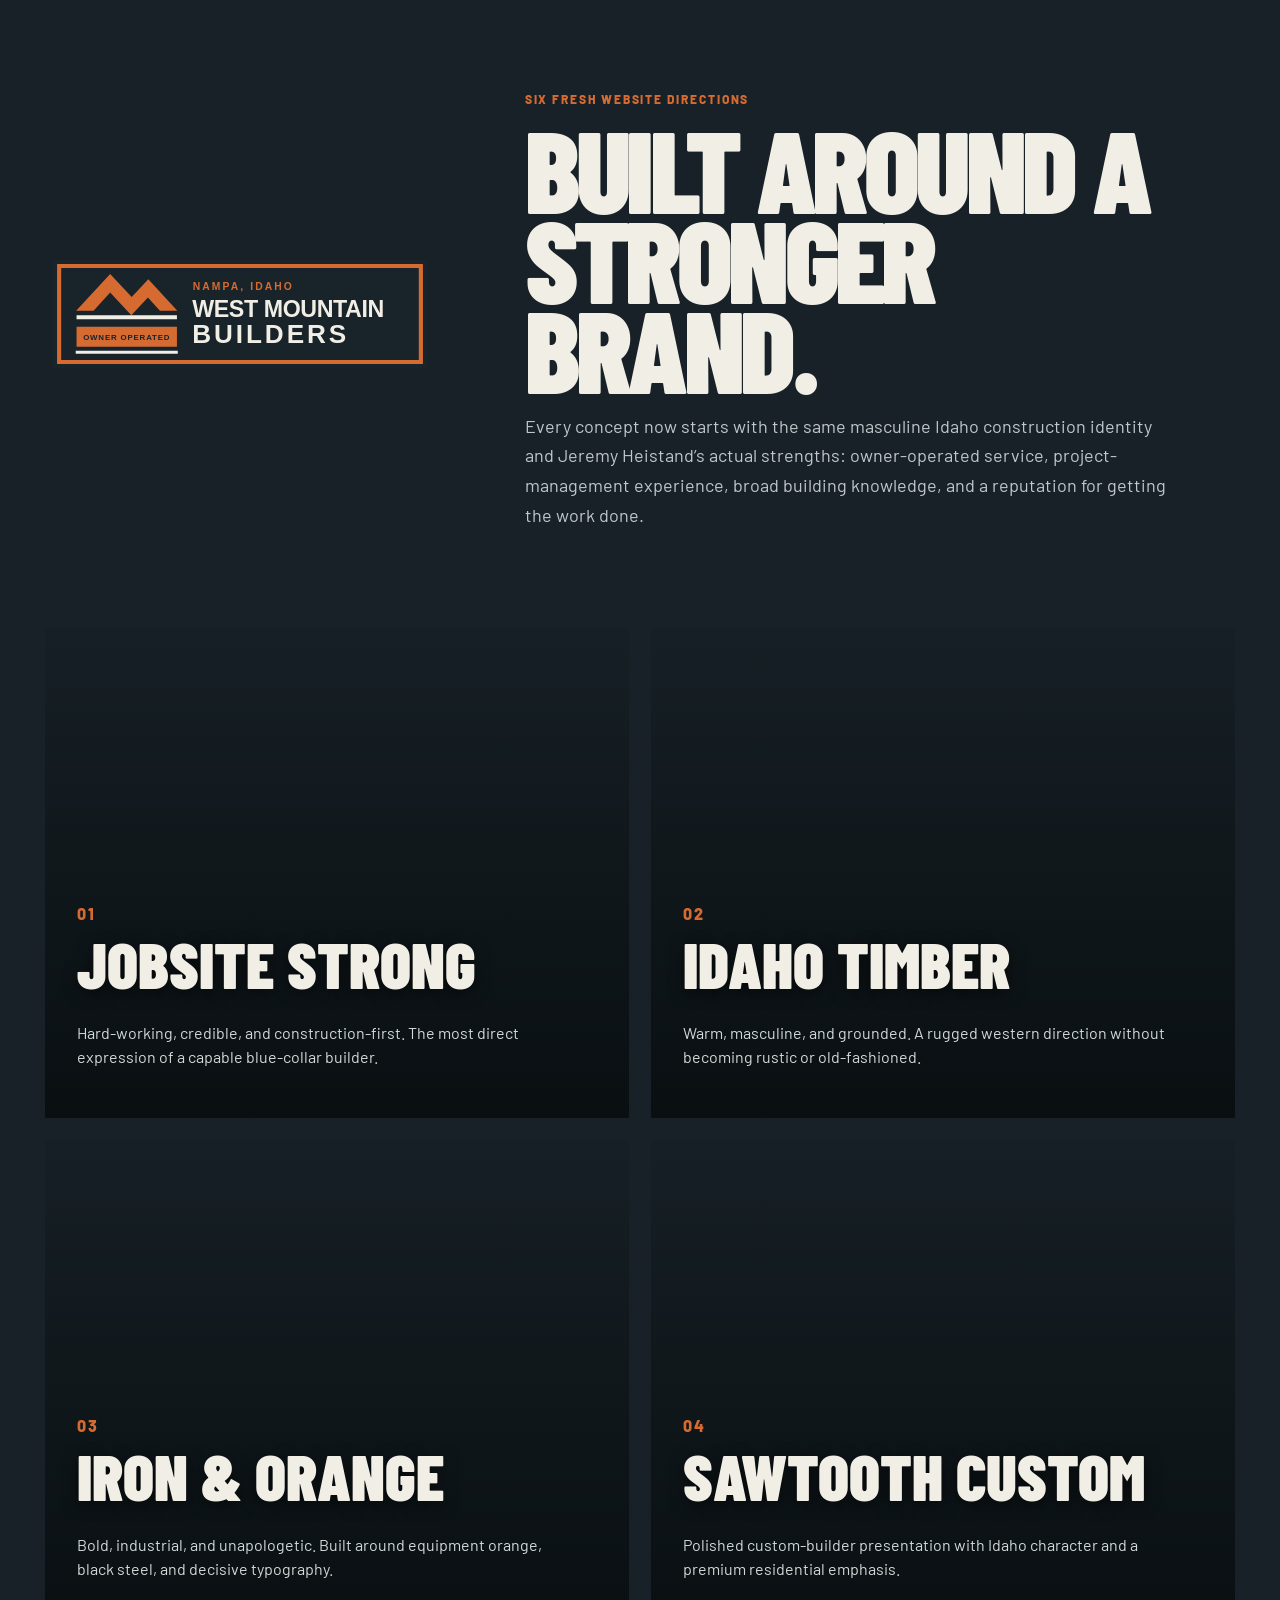
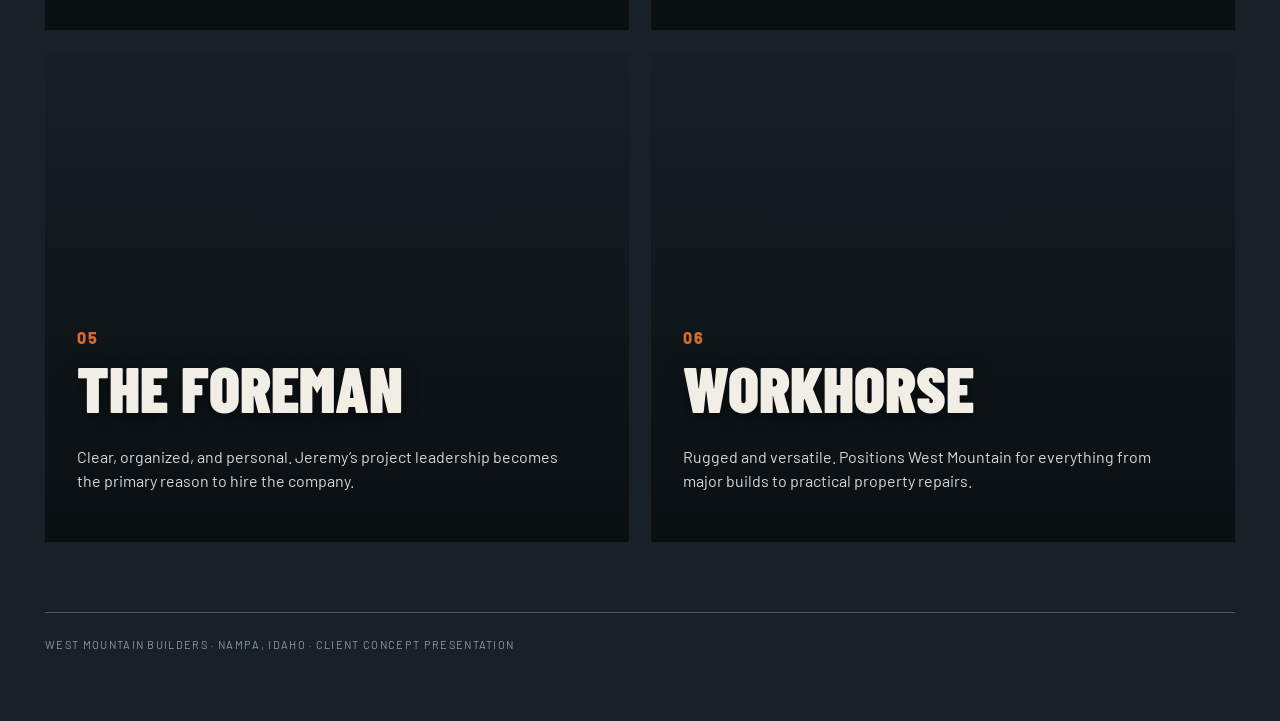
<file: index.html>
<!doctype html><html><head><meta charset="utf-8"><meta name="viewport" content="width=device-width,initial-scale=1"><title>West Mountain Builders — Fresh Website Concepts</title><link rel="stylesheet" href="fresh-selector.css"></head><body><header class="intro"><img src="assets/wmb-logo.svg" alt="West Mountain Builders — Nampa, Idaho"><div><p class="eyebrow">Six fresh website directions</p><h1>Built around a stronger brand.</h1><p>Every concept now starts with the same masculine Idaho construction identity and Jeremy Heistand’s actual strengths: owner-operated service, project-management experience, broad building knowledge, and a reputation for getting the work done.</p></div></header><main class="grid"><a class="card c1" href="concepts/01-ridgeline.html"><span>01</span><h2>Jobsite Strong</h2><p>Hard-working, credible, and construction-first. The most direct expression of a capable blue-collar builder.</p></a><a class="card c2" href="concepts/02-homestead.html"><span>02</span><h2>Idaho Timber</h2><p>Warm, masculine, and grounded. A rugged western direction without becoming rustic or old-fashioned.</p></a><a class="card c3" href="concepts/03-blueprint.html"><span>03</span><h2>Iron & Orange</h2><p>Bold, industrial, and unapologetic. Built around equipment orange, black steel, and decisive typography.</p></a><a class="card c4" href="concepts/04-field-notes.html"><span>04</span><h2>Sawtooth Custom</h2><p>Polished custom-builder presentation with Idaho character and a premium residential emphasis.</p></a><a class="card c5" href="concepts/05-high-country.html"><span>05</span><h2>The Foreman</h2><p>Clear, organized, and personal. Jeremy’s project leadership becomes the primary reason to hire the company.</p></a><a class="card c6" href="concepts/06-clear-path.html"><span>06</span><h2>Workhorse</h2><p>Rugged and versatile. Positions West Mountain for everything from major builds to practical property repairs.</p></a></main><footer>West Mountain Builders · Nampa, Idaho · Client concept presentation</footer></body></html>
</file>
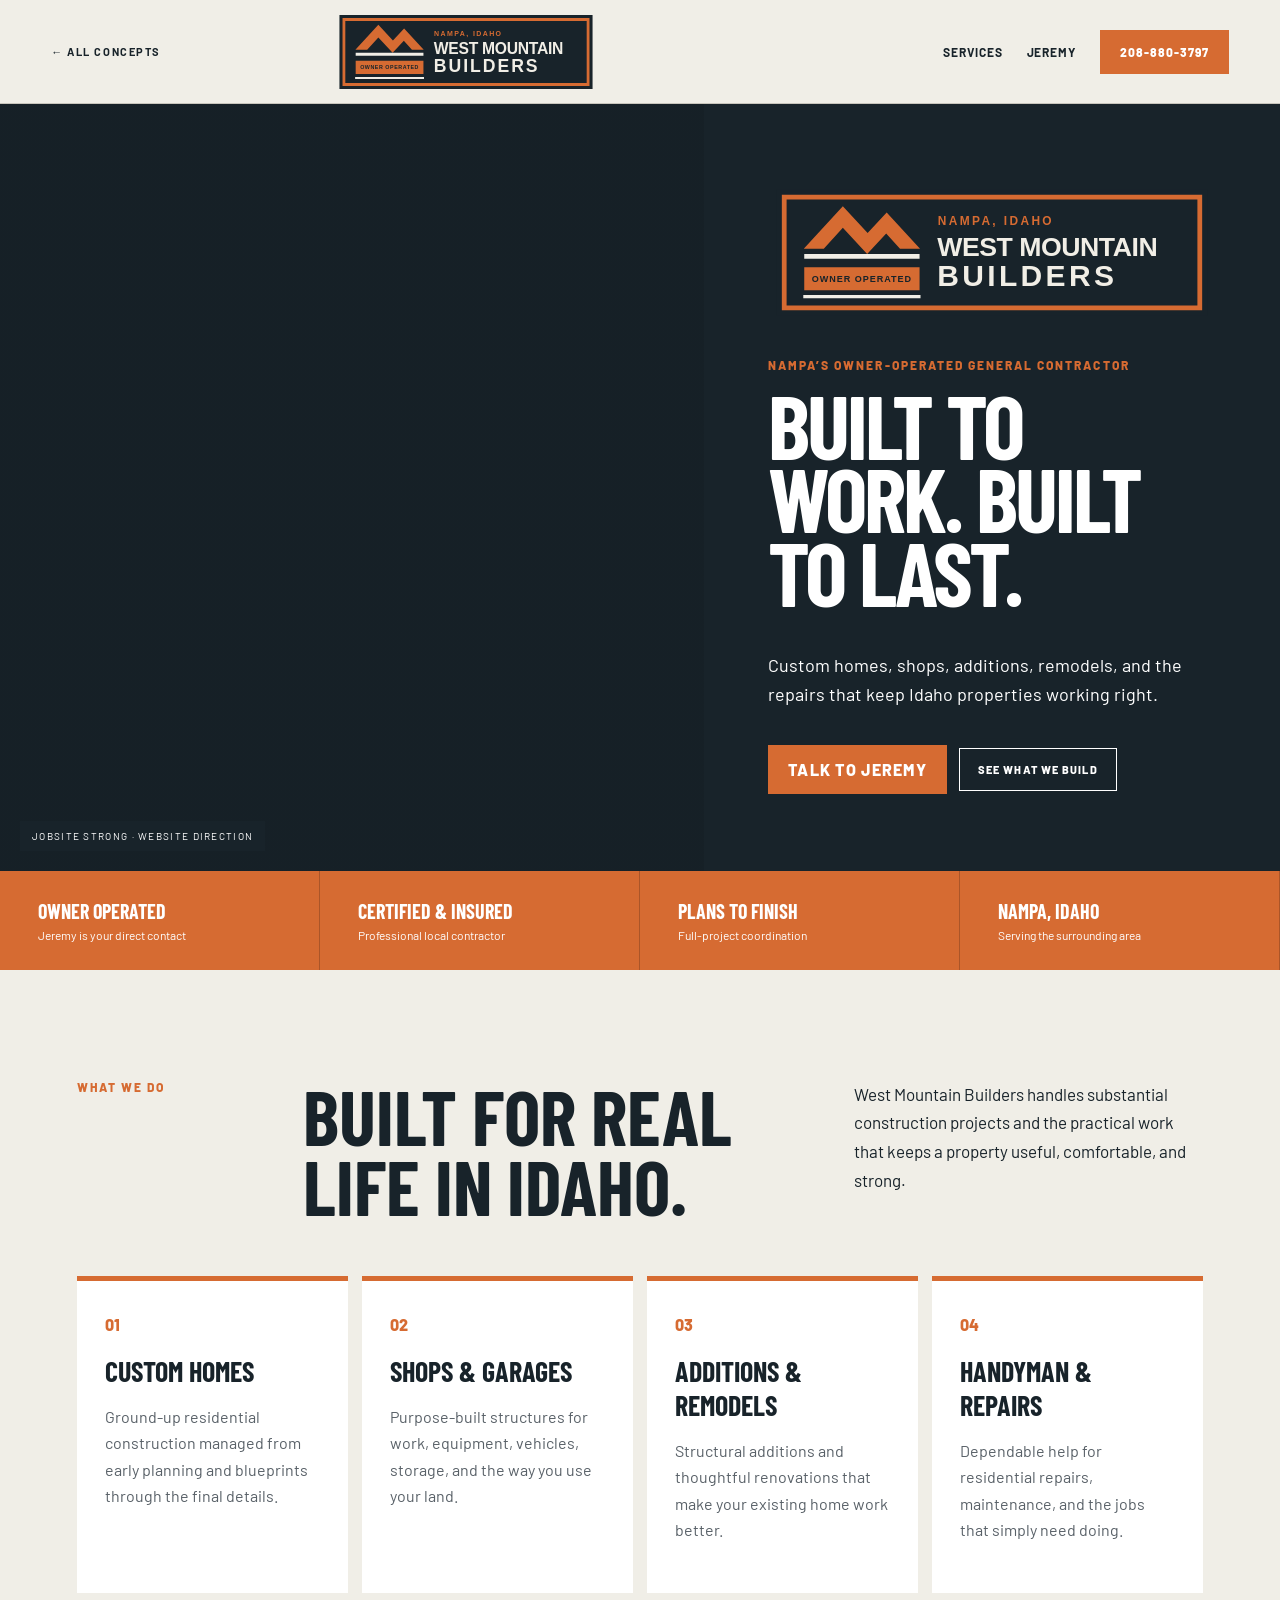
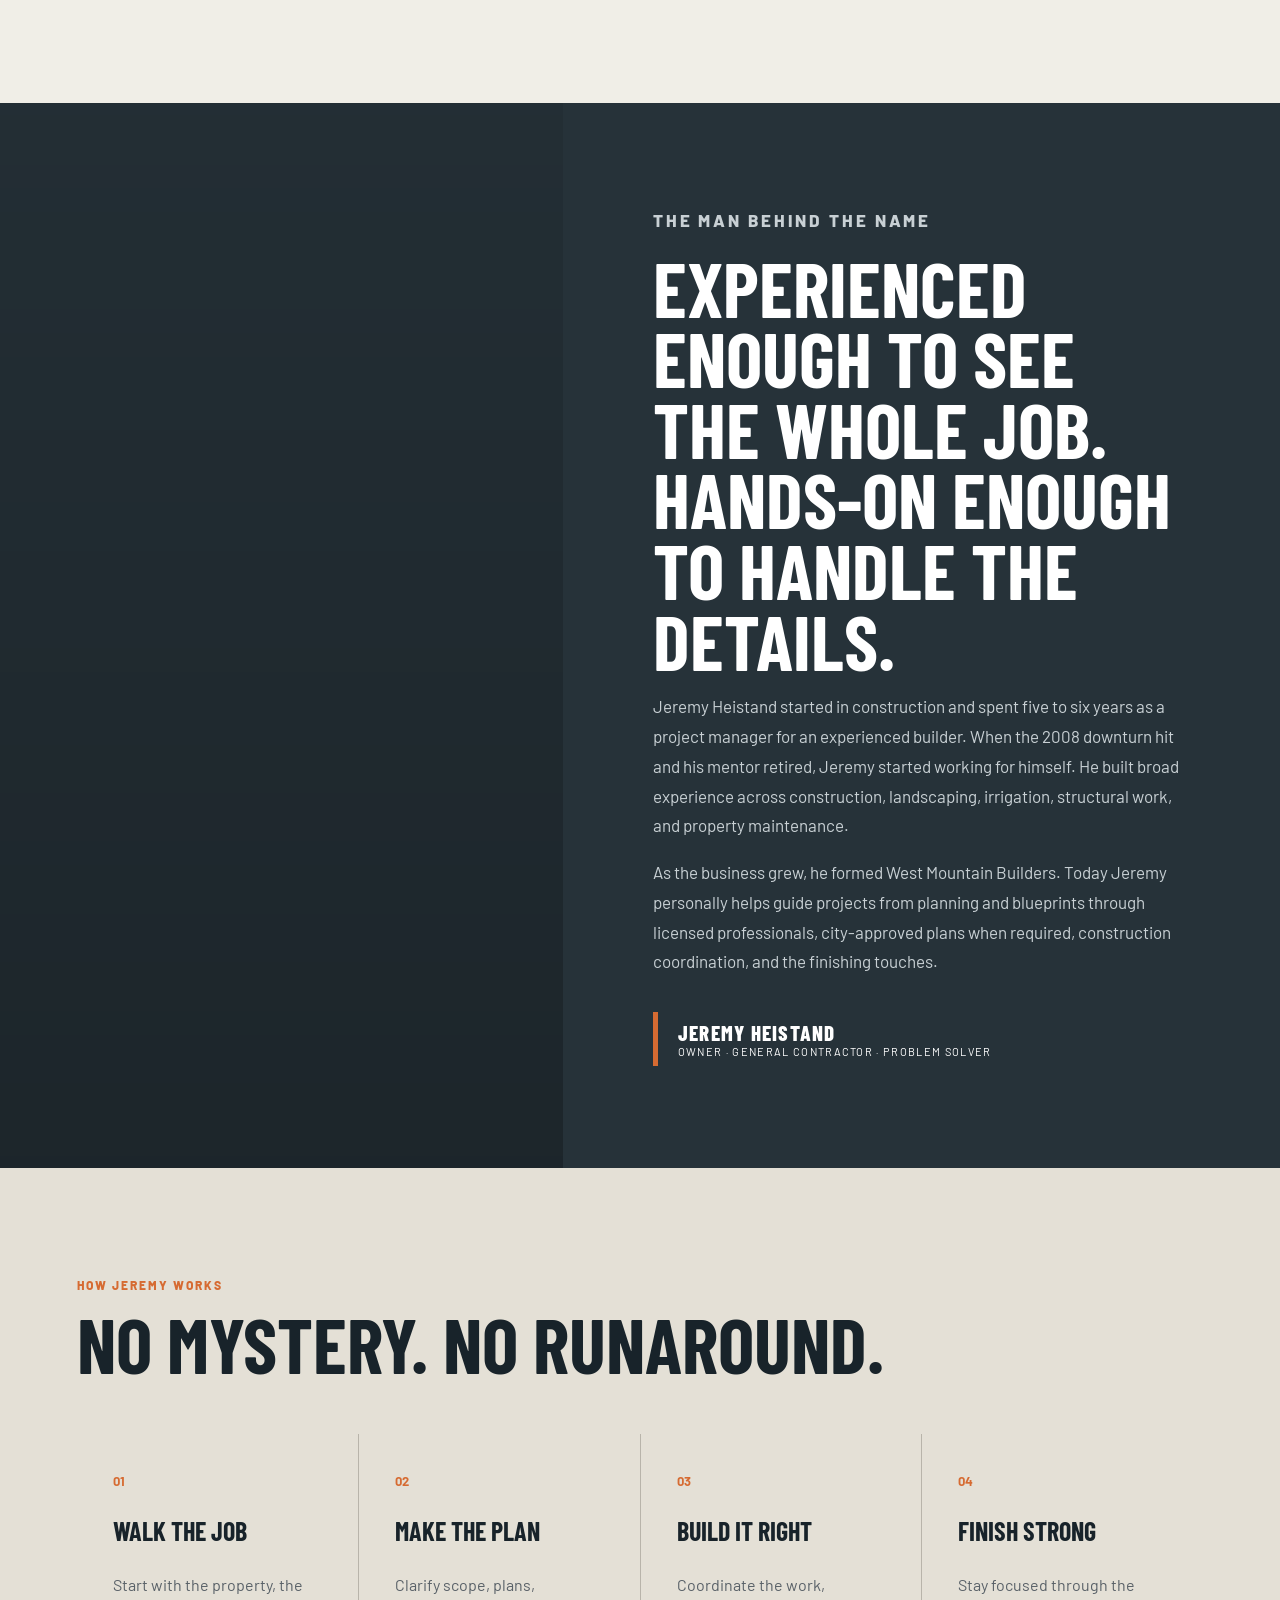
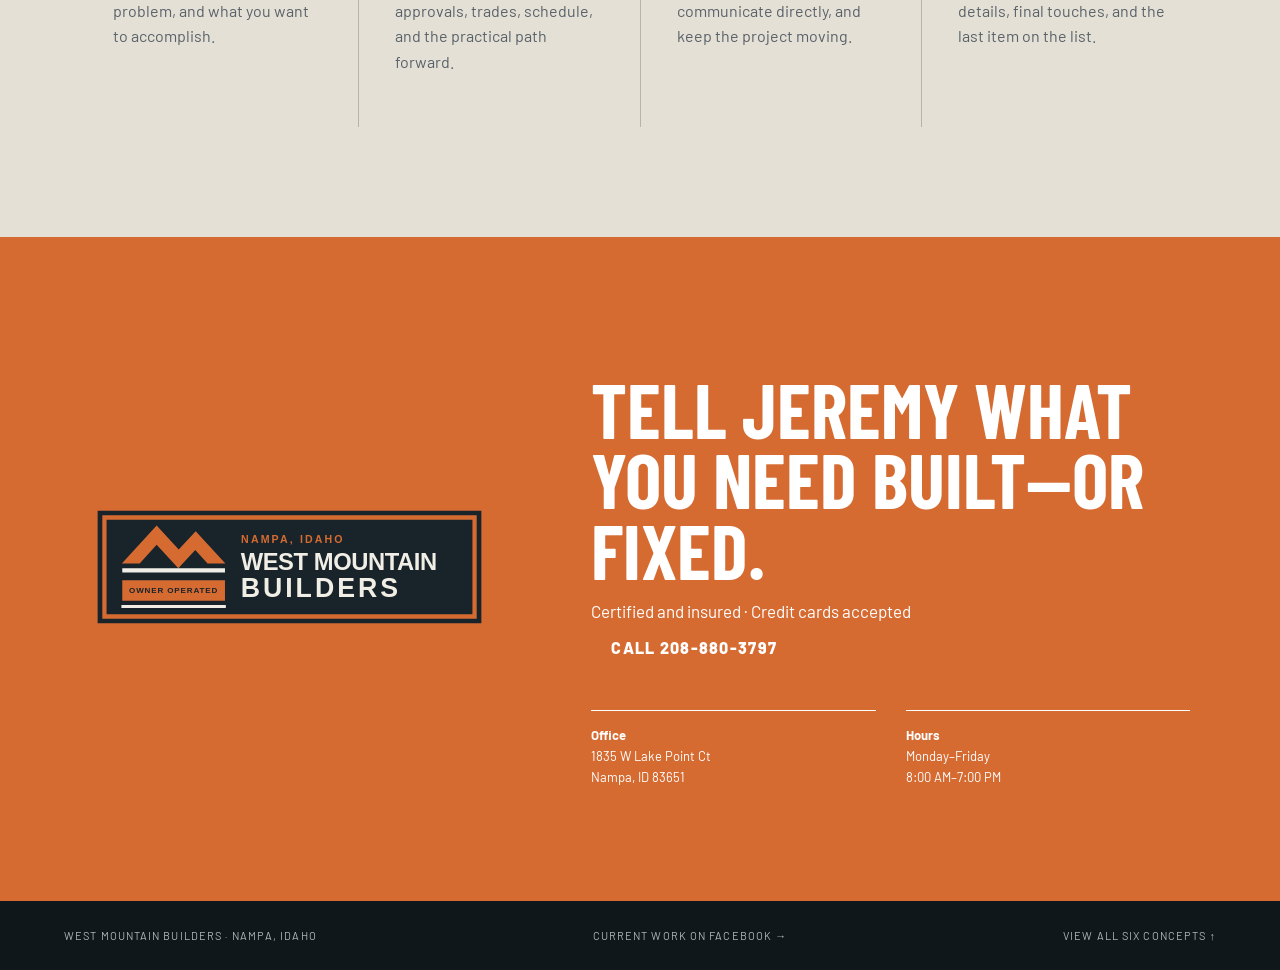
<file: concepts/01-ridgeline.html>
<!doctype html><html><head><meta charset="utf-8"><meta name="viewport" content="width=device-width,initial-scale=1"><meta name="description" content="West Mountain Builders — owner-operated general contracting in Nampa, Idaho."><title>West Mountain Builders — Jobsite Strong</title><link rel="stylesheet" href="fresh.css"></head><body data-concept="jobsite"><script src="fresh.js"></script></body></html>
</file>
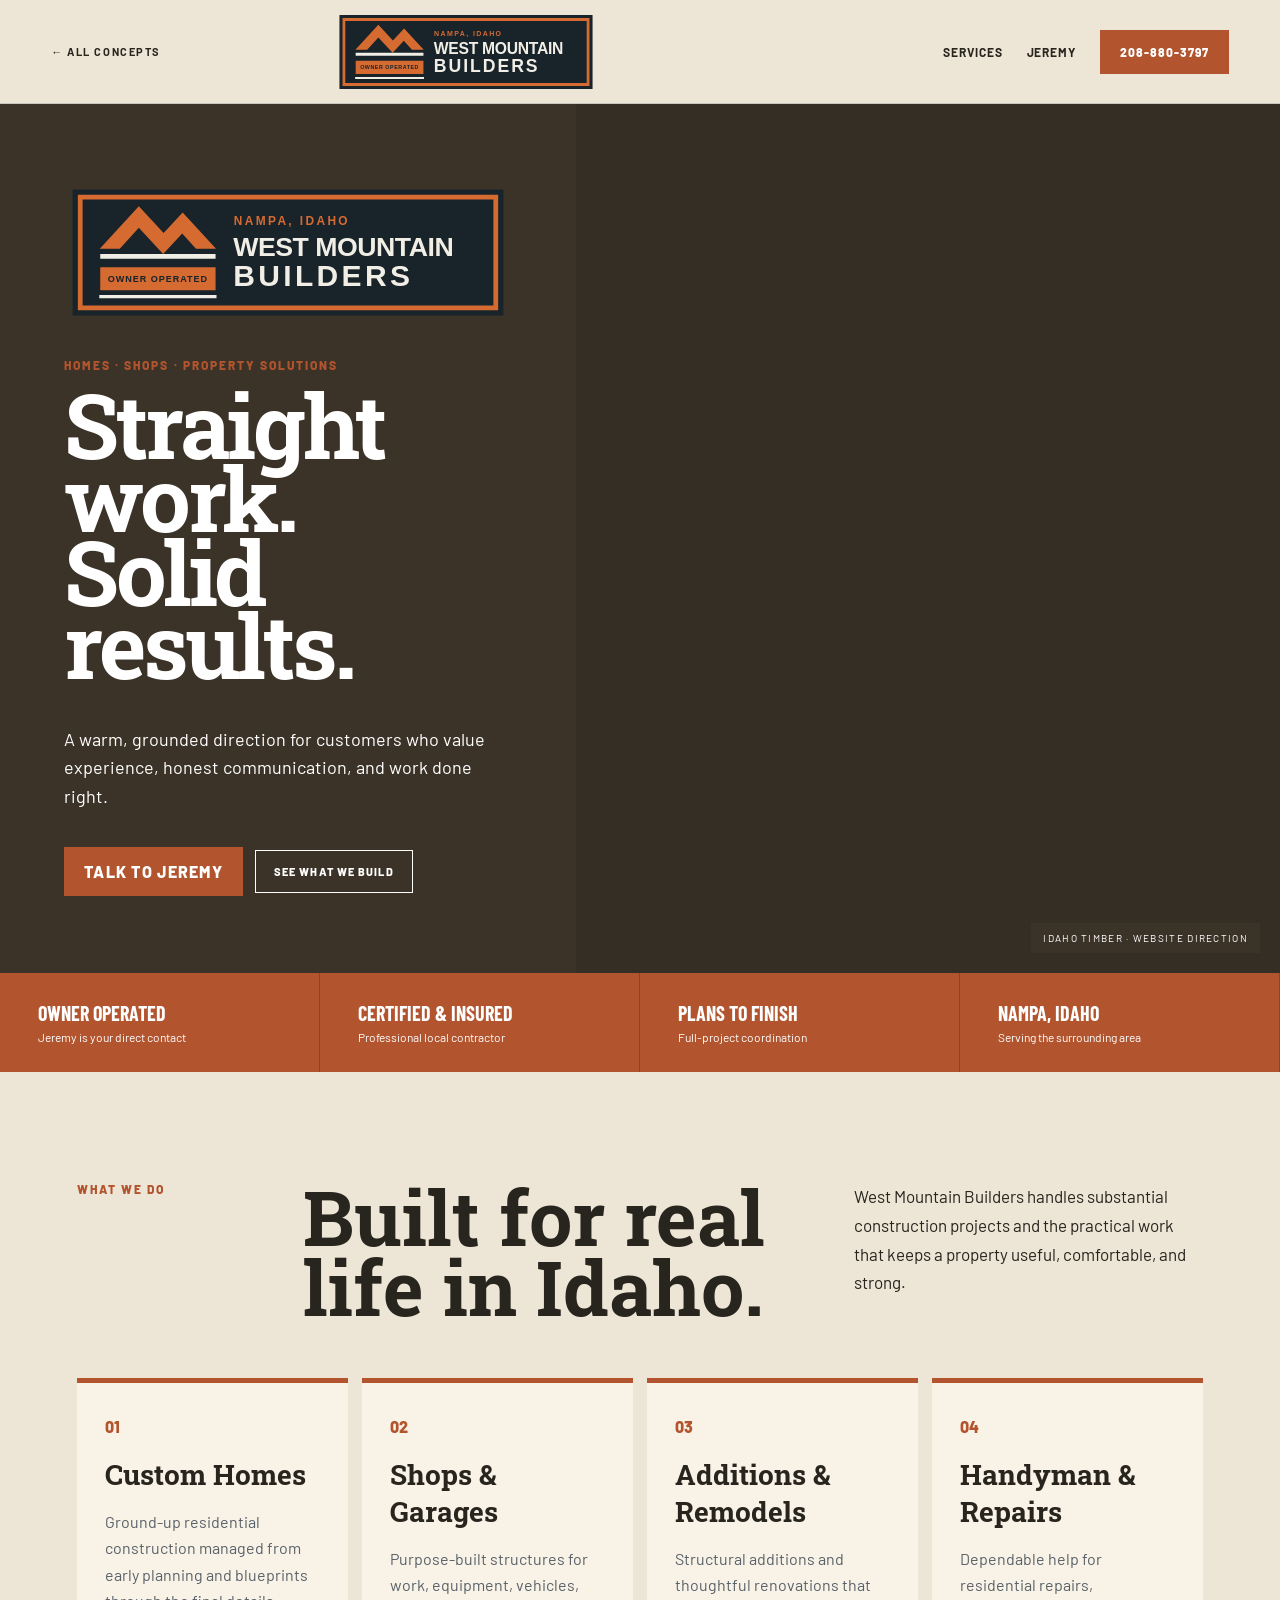
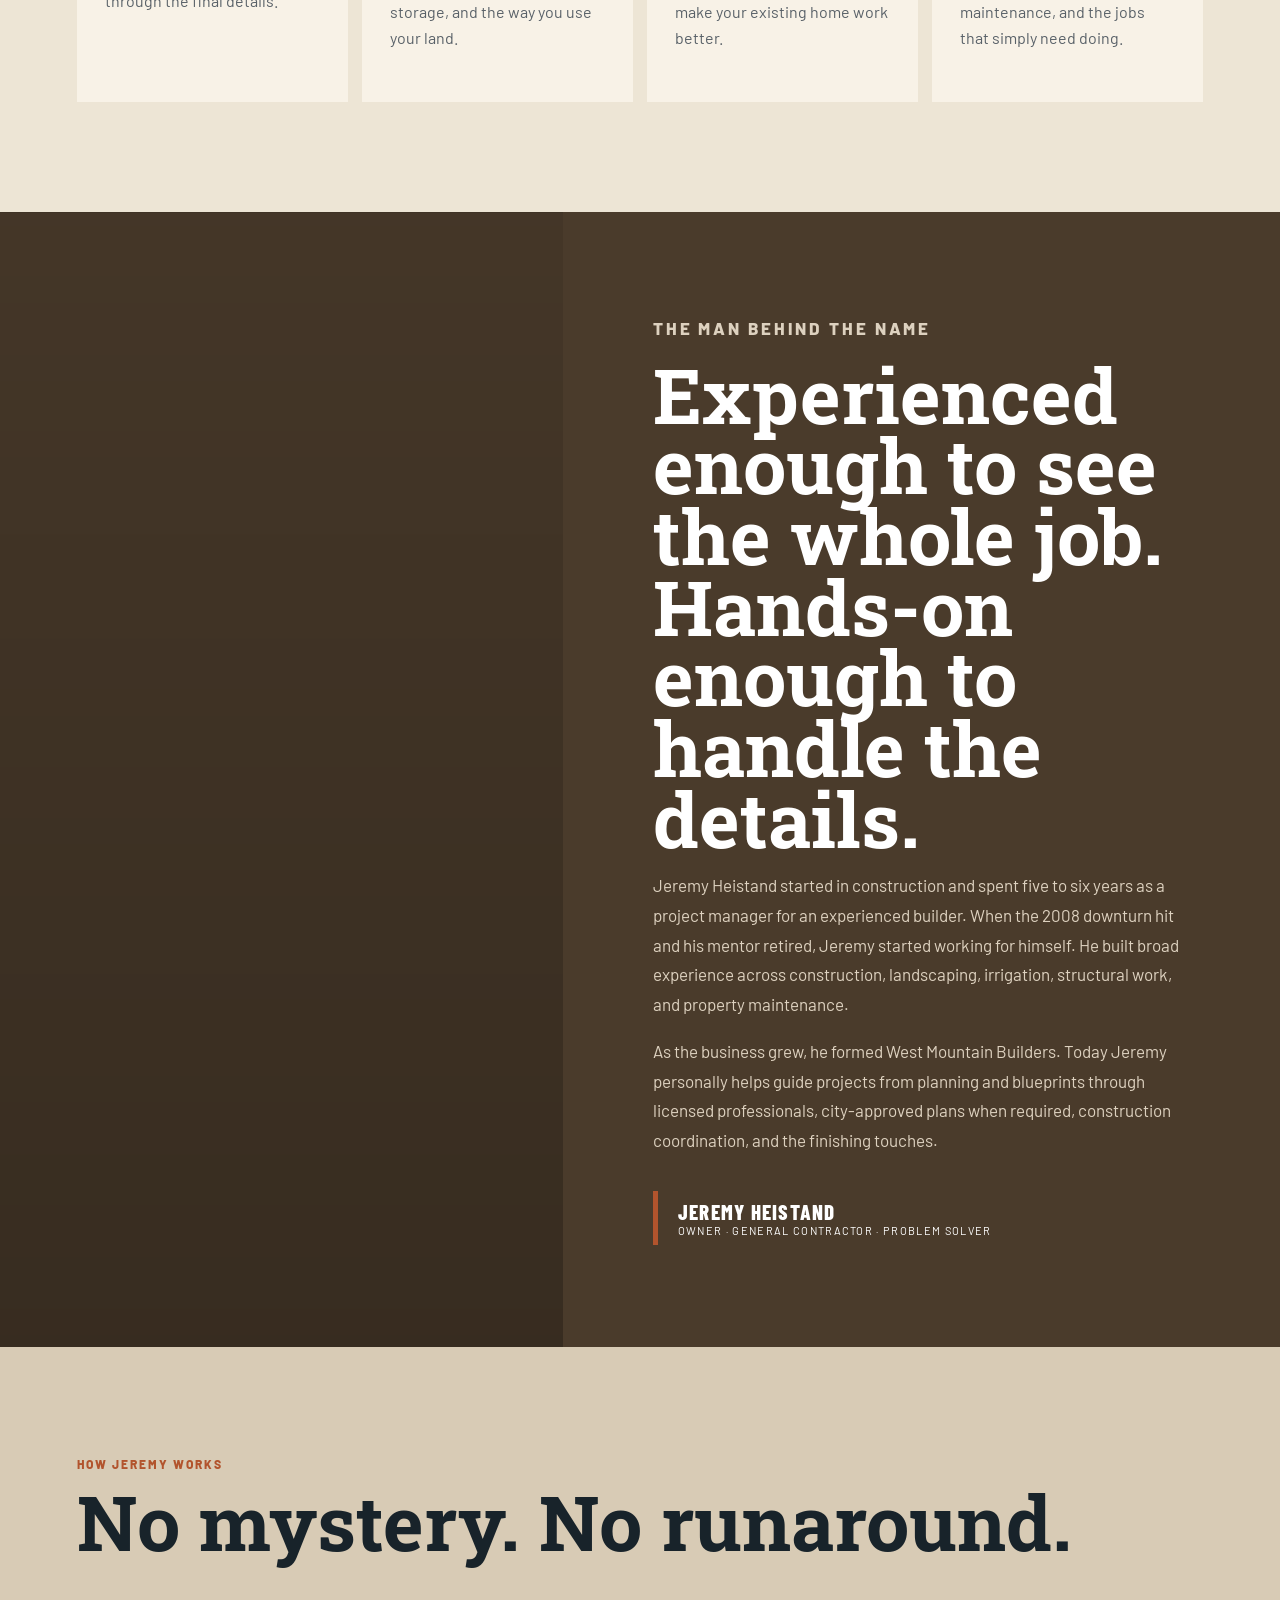
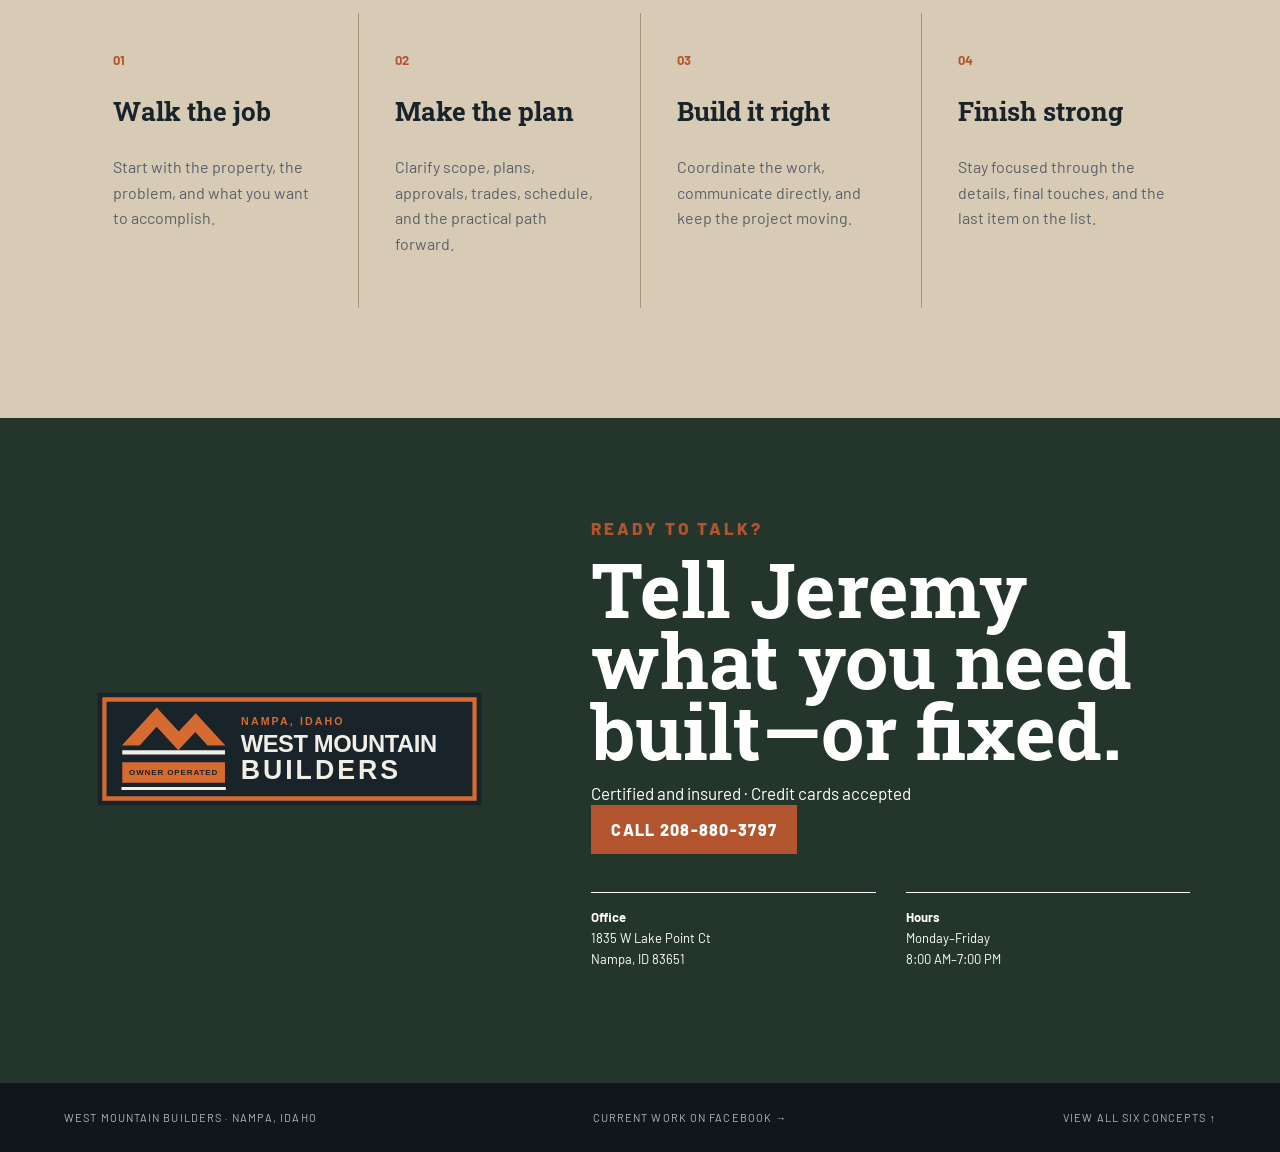
<file: concepts/02-homestead.html>
<!doctype html><html><head><meta charset="utf-8"><meta name="viewport" content="width=device-width,initial-scale=1"><meta name="description" content="West Mountain Builders — owner-operated general contracting in Nampa, Idaho."><title>West Mountain Builders — Idaho Timber</title><link rel="stylesheet" href="fresh.css"></head><body class="timber" data-concept="timber"><script src="fresh.js"></script></body></html>
</file>
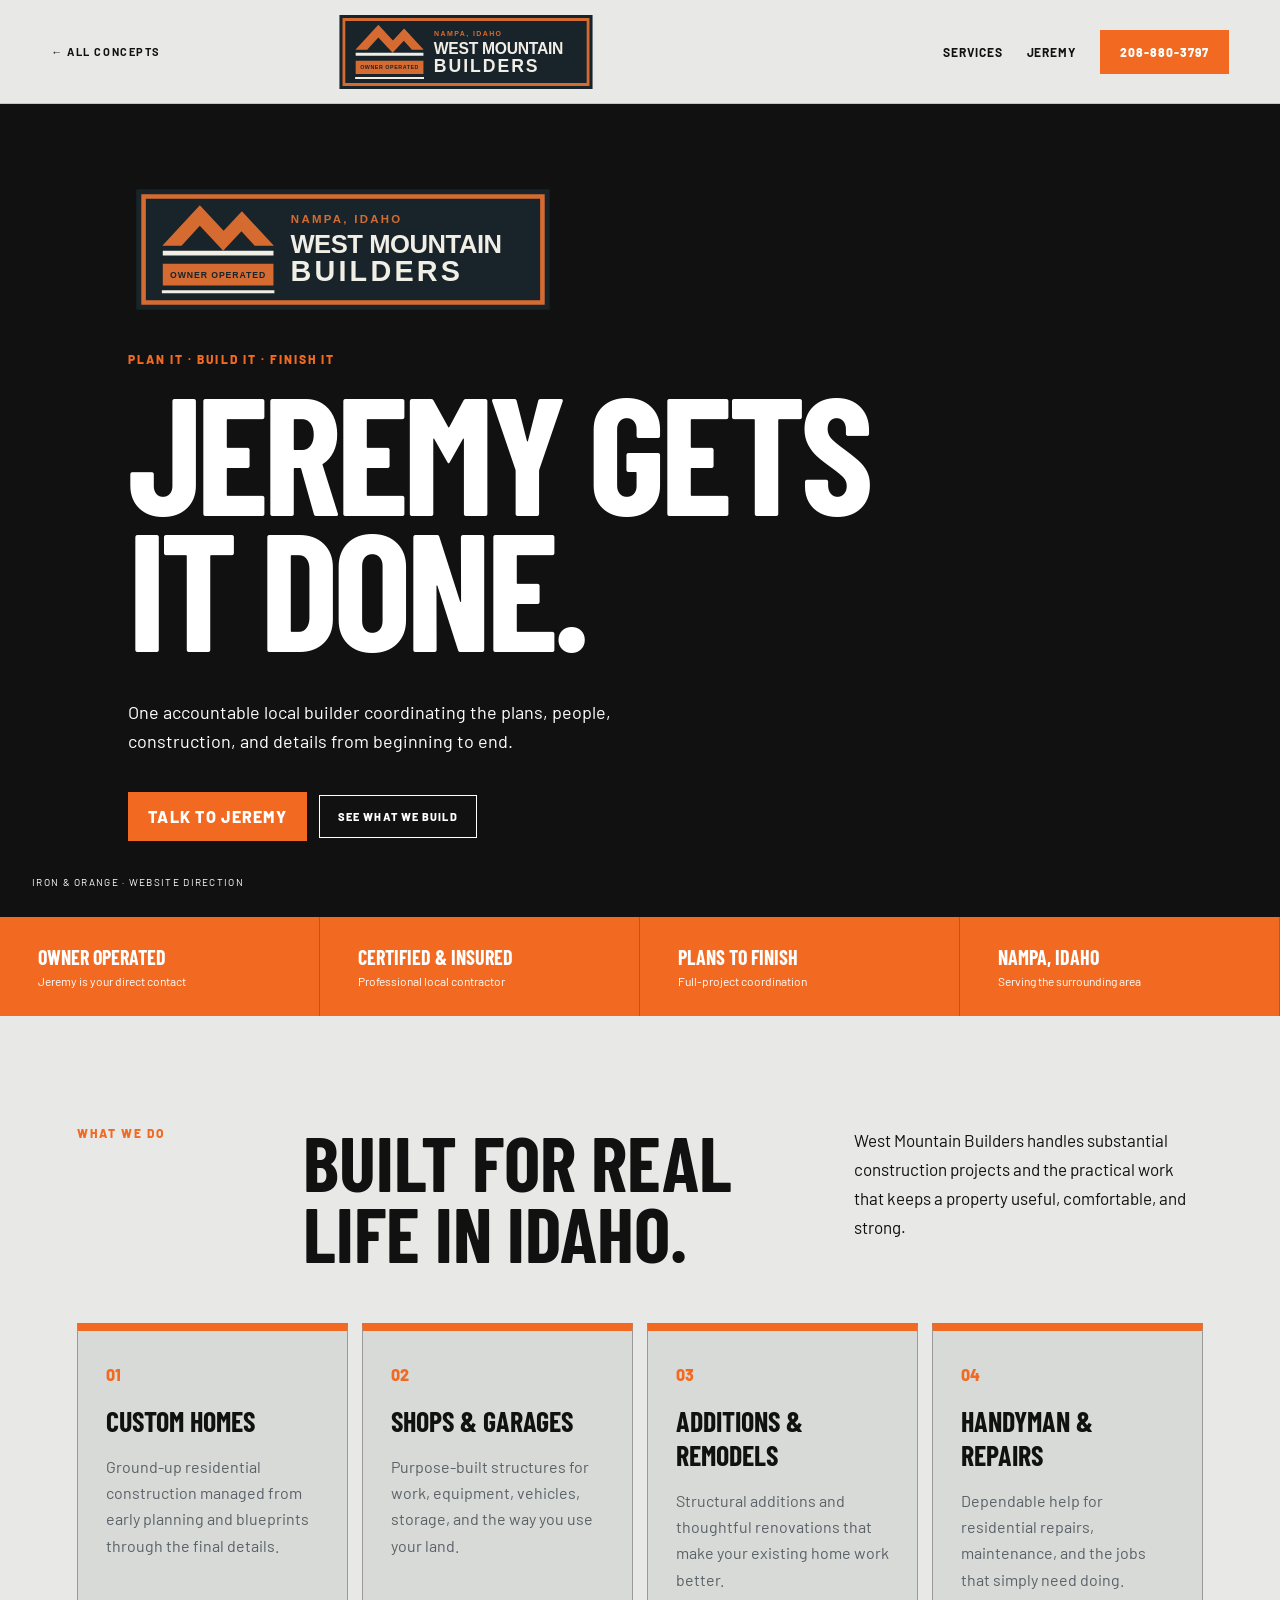
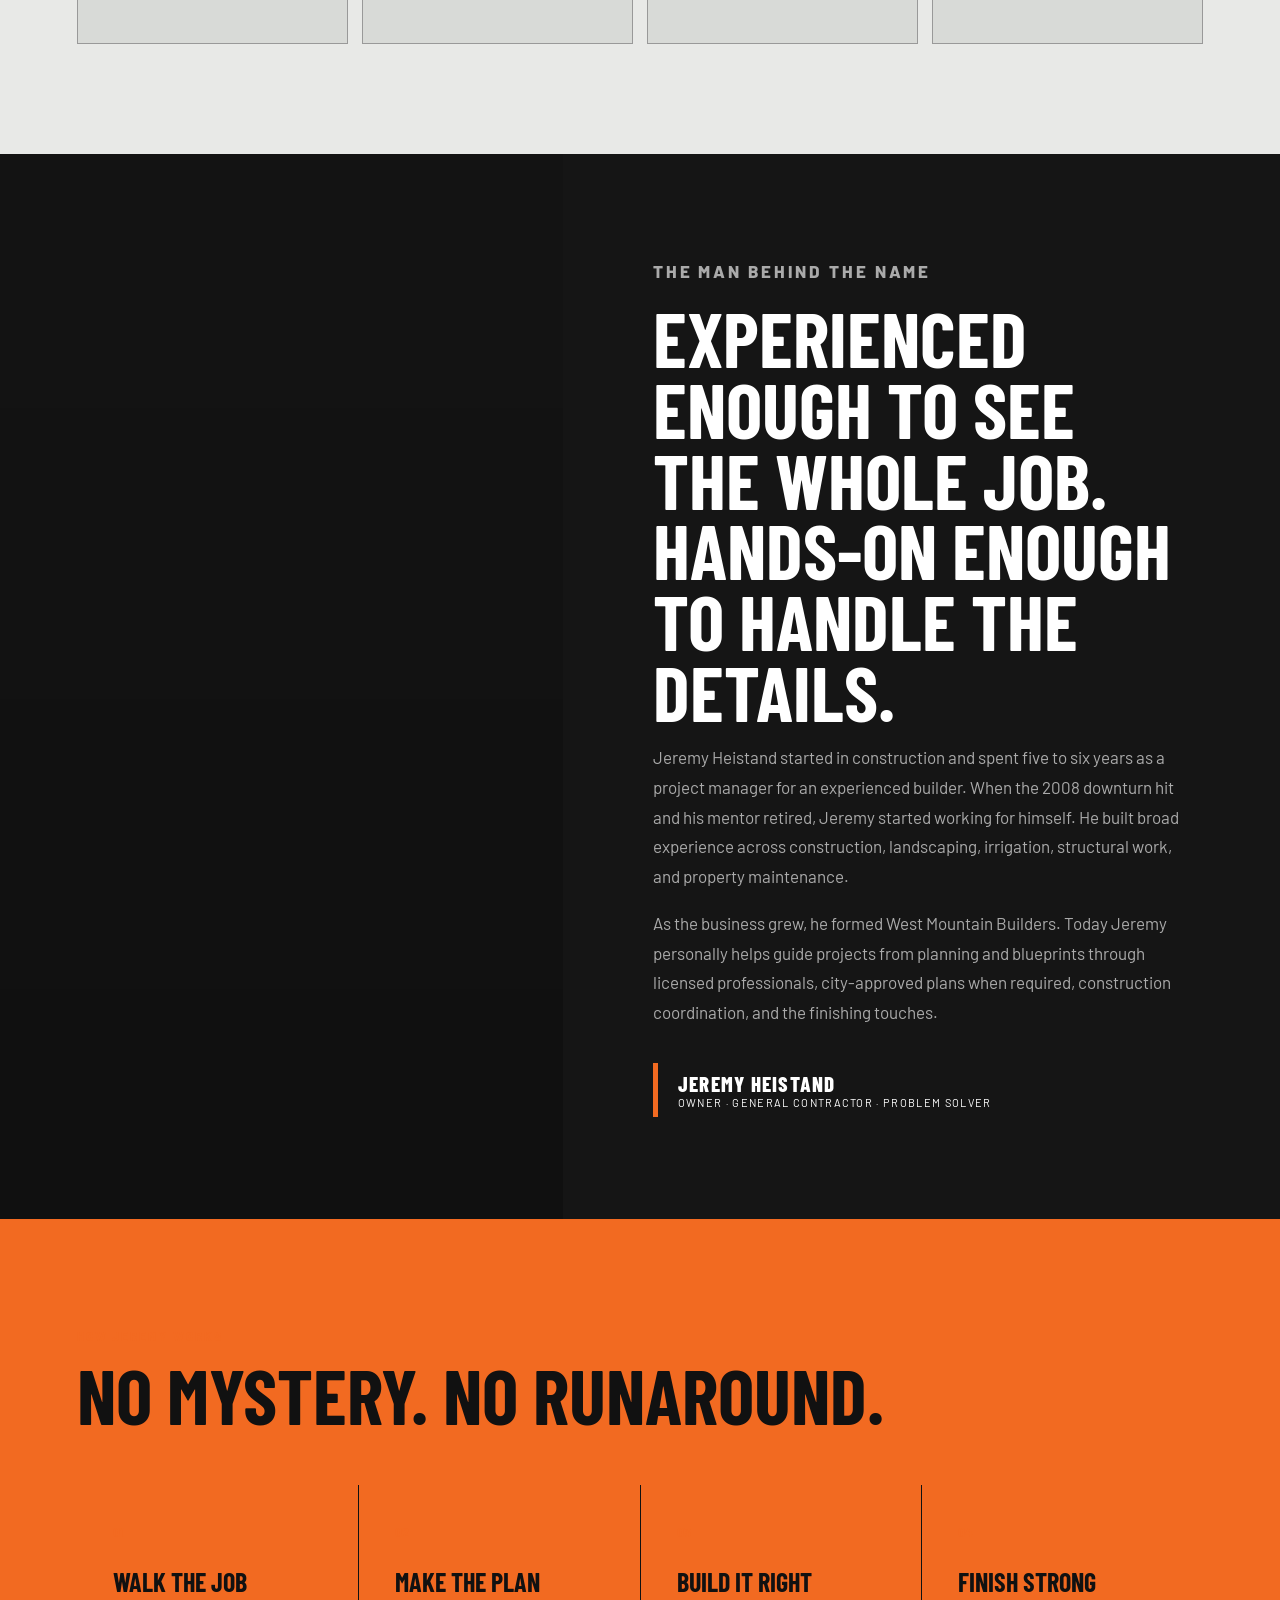
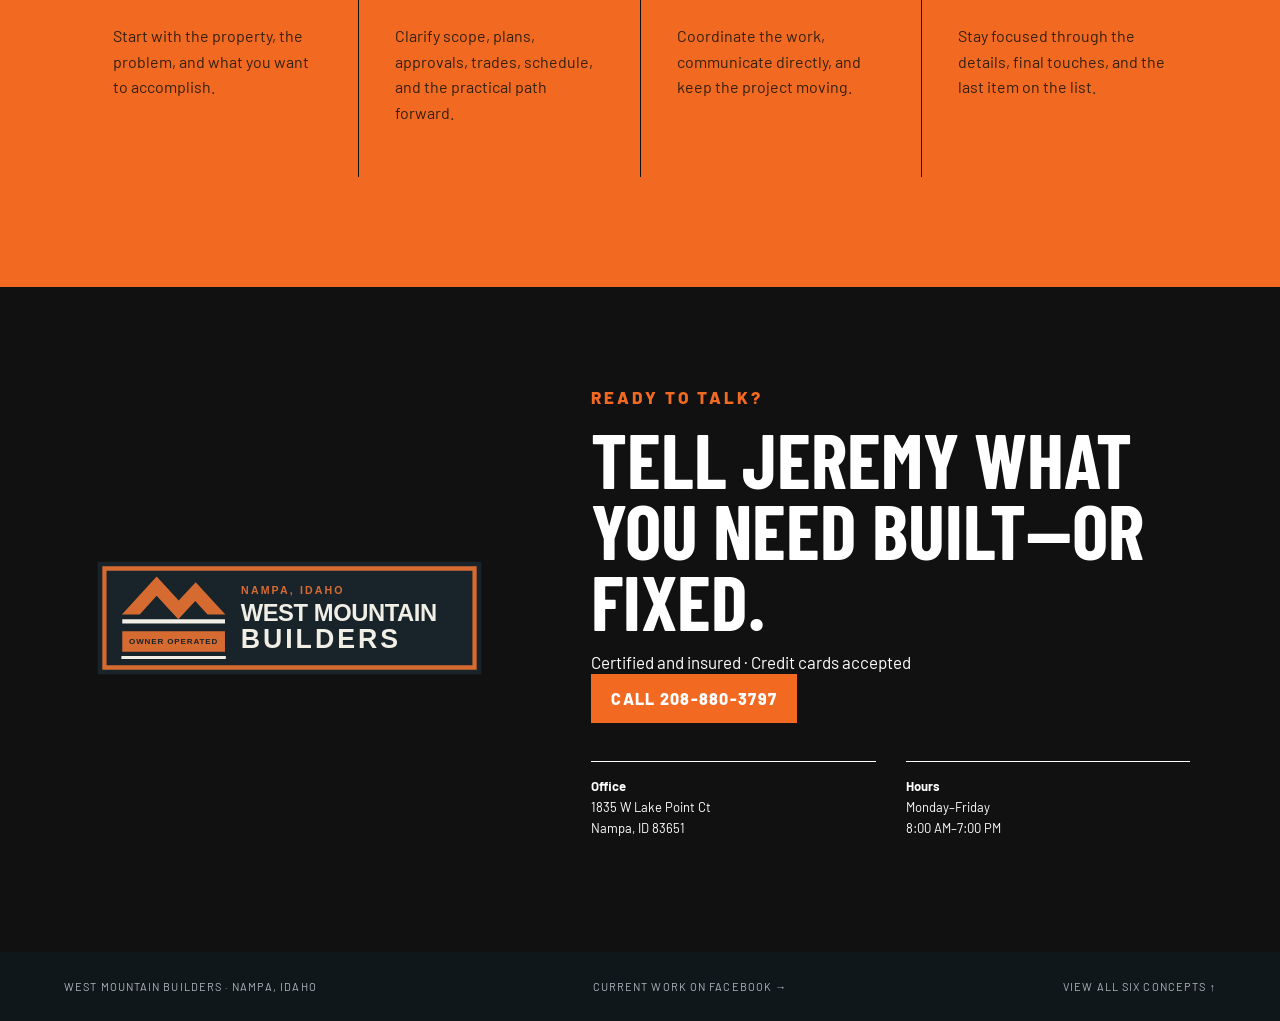
<file: concepts/03-blueprint.html>
<!doctype html><html><head><meta charset="utf-8"><meta name="viewport" content="width=device-width,initial-scale=1"><meta name="description" content="West Mountain Builders — owner-operated general contracting in Nampa, Idaho."><title>West Mountain Builders — Iron & Orange</title><link rel="stylesheet" href="fresh.css"></head><body class="iron" data-concept="iron"><script src="fresh.js"></script></body></html>
</file>
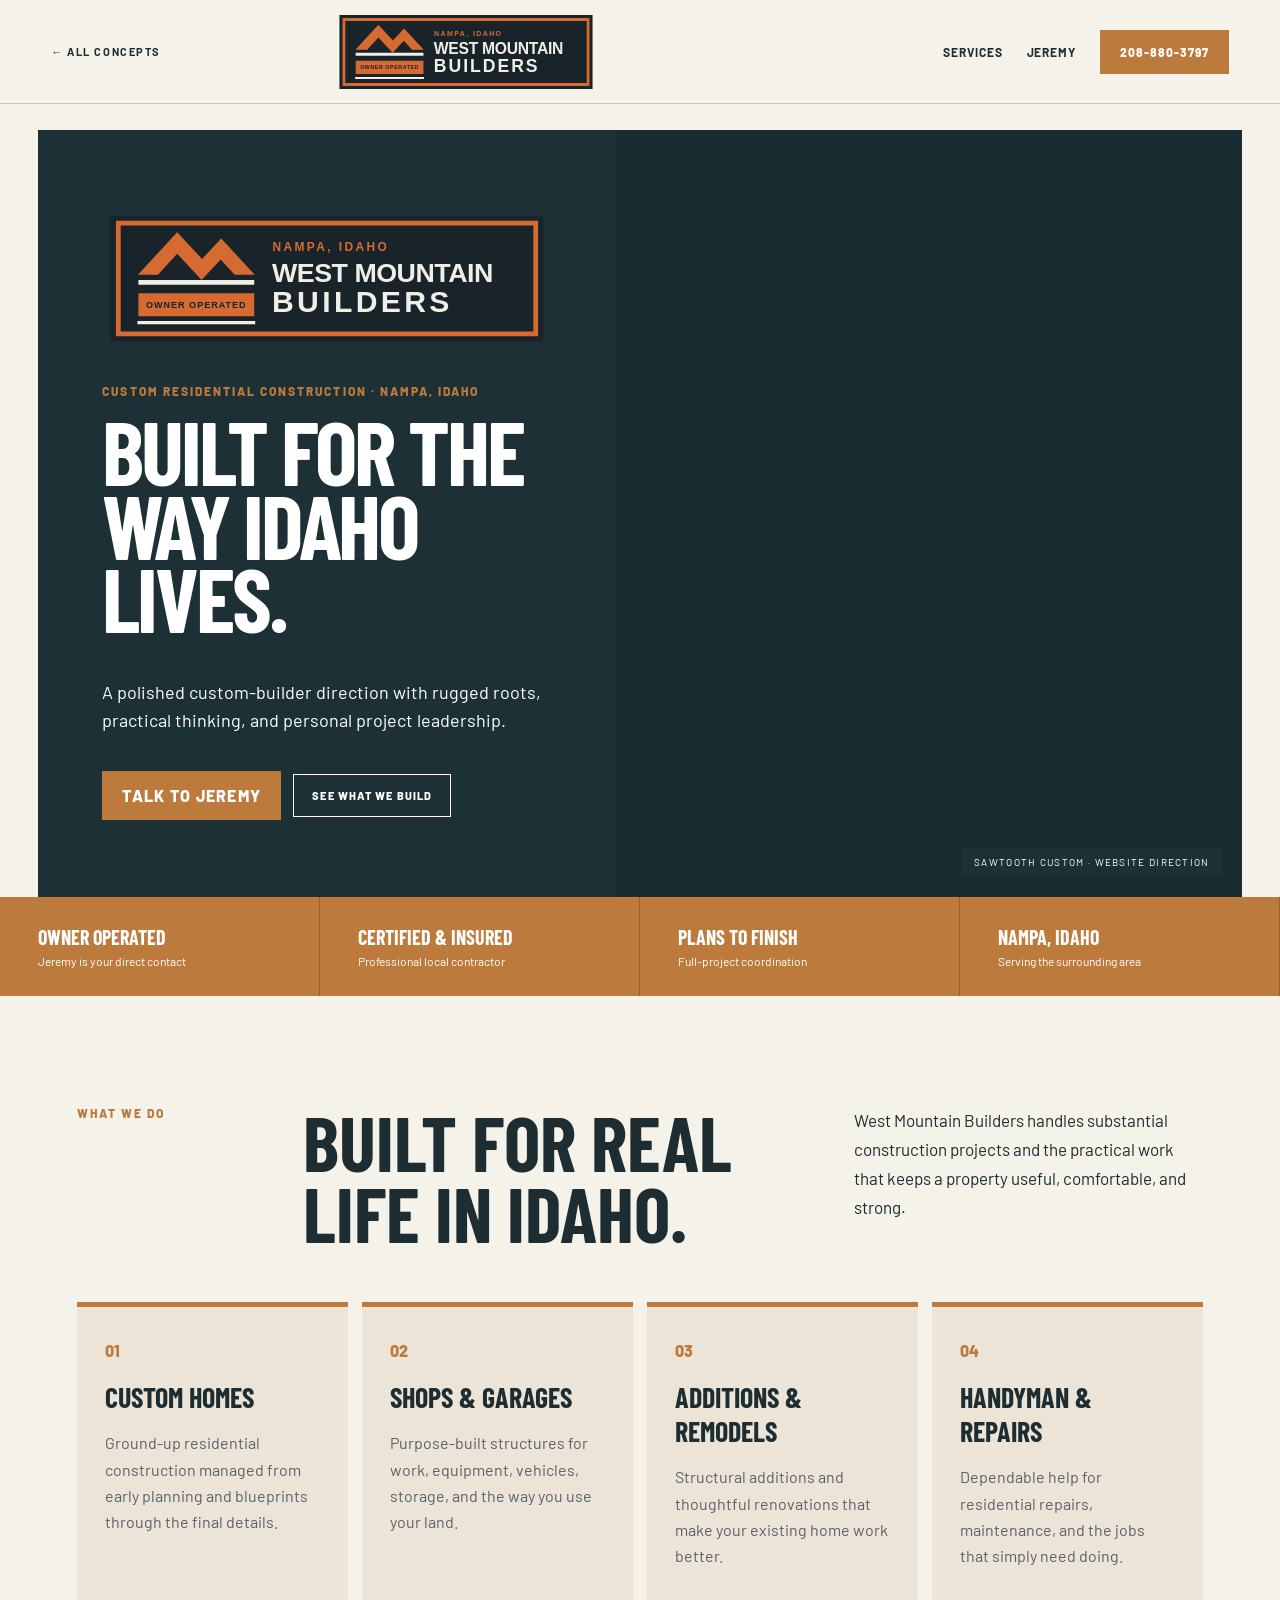
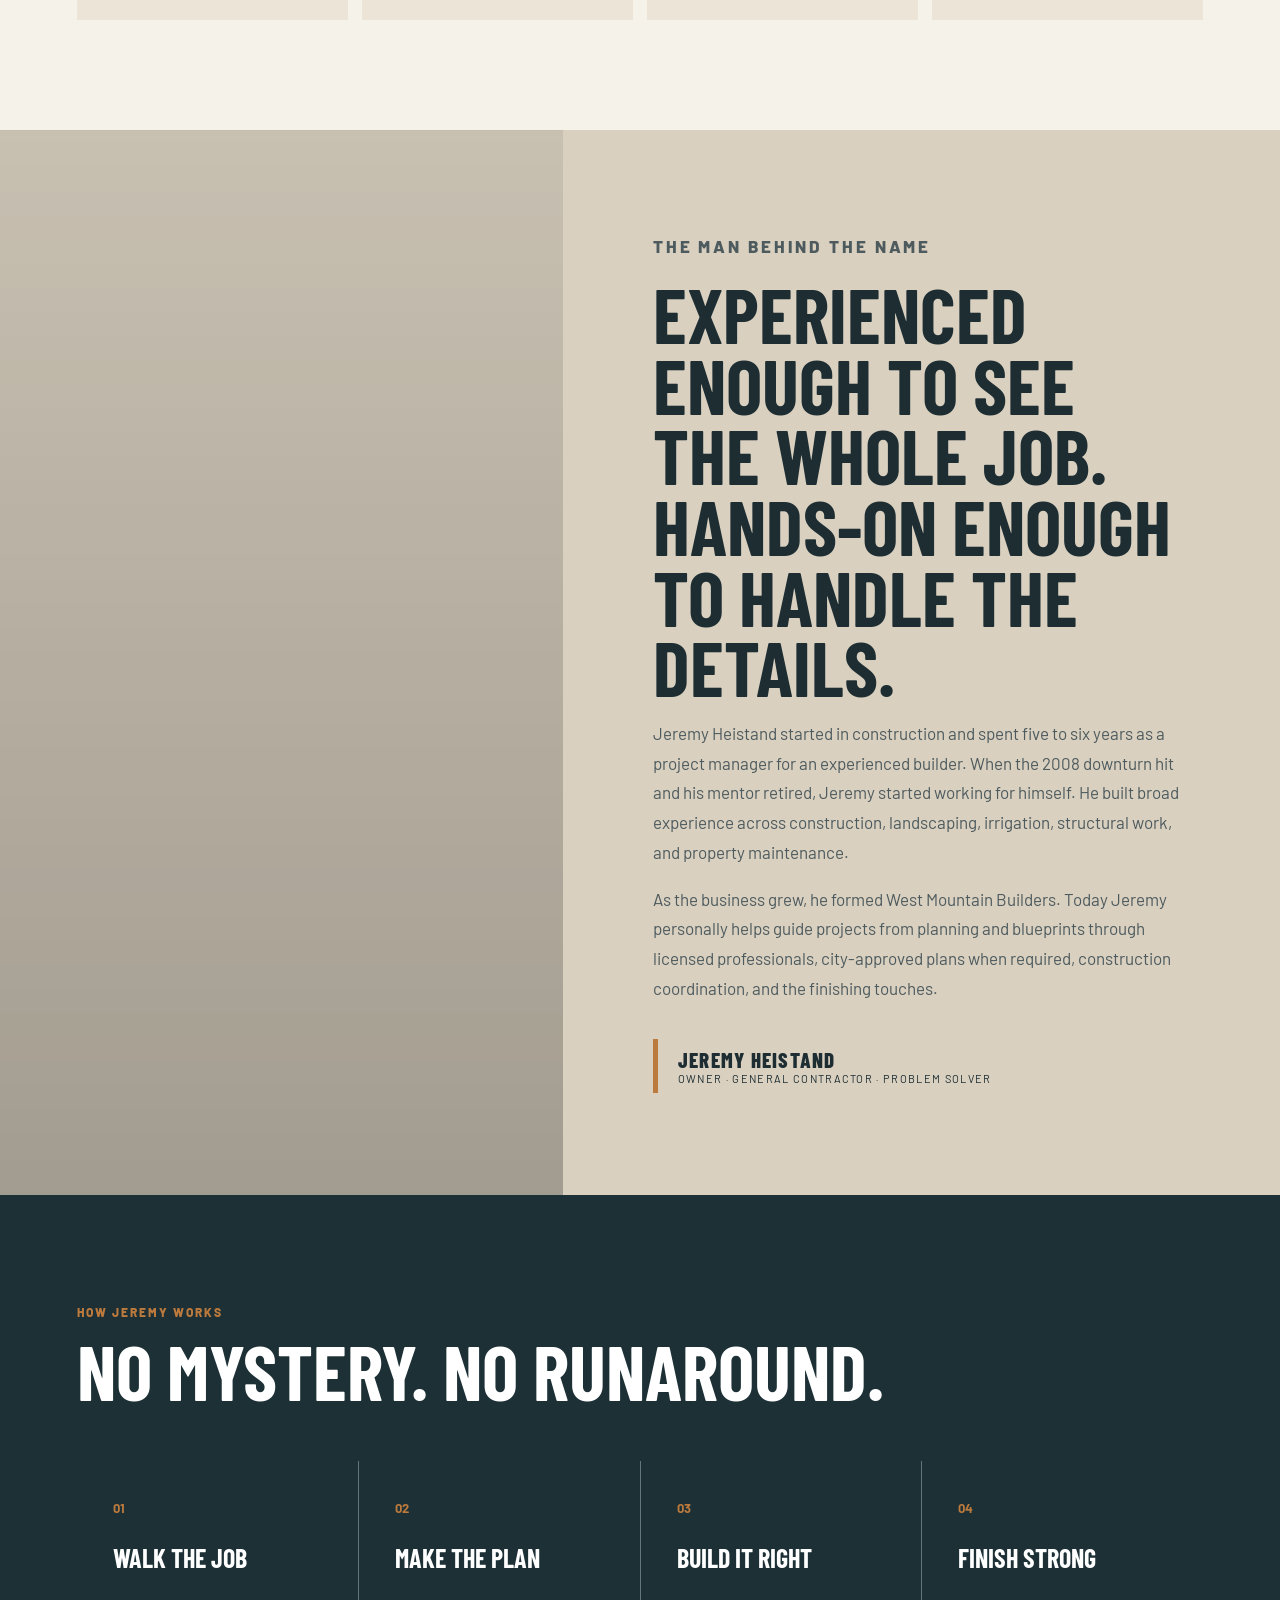
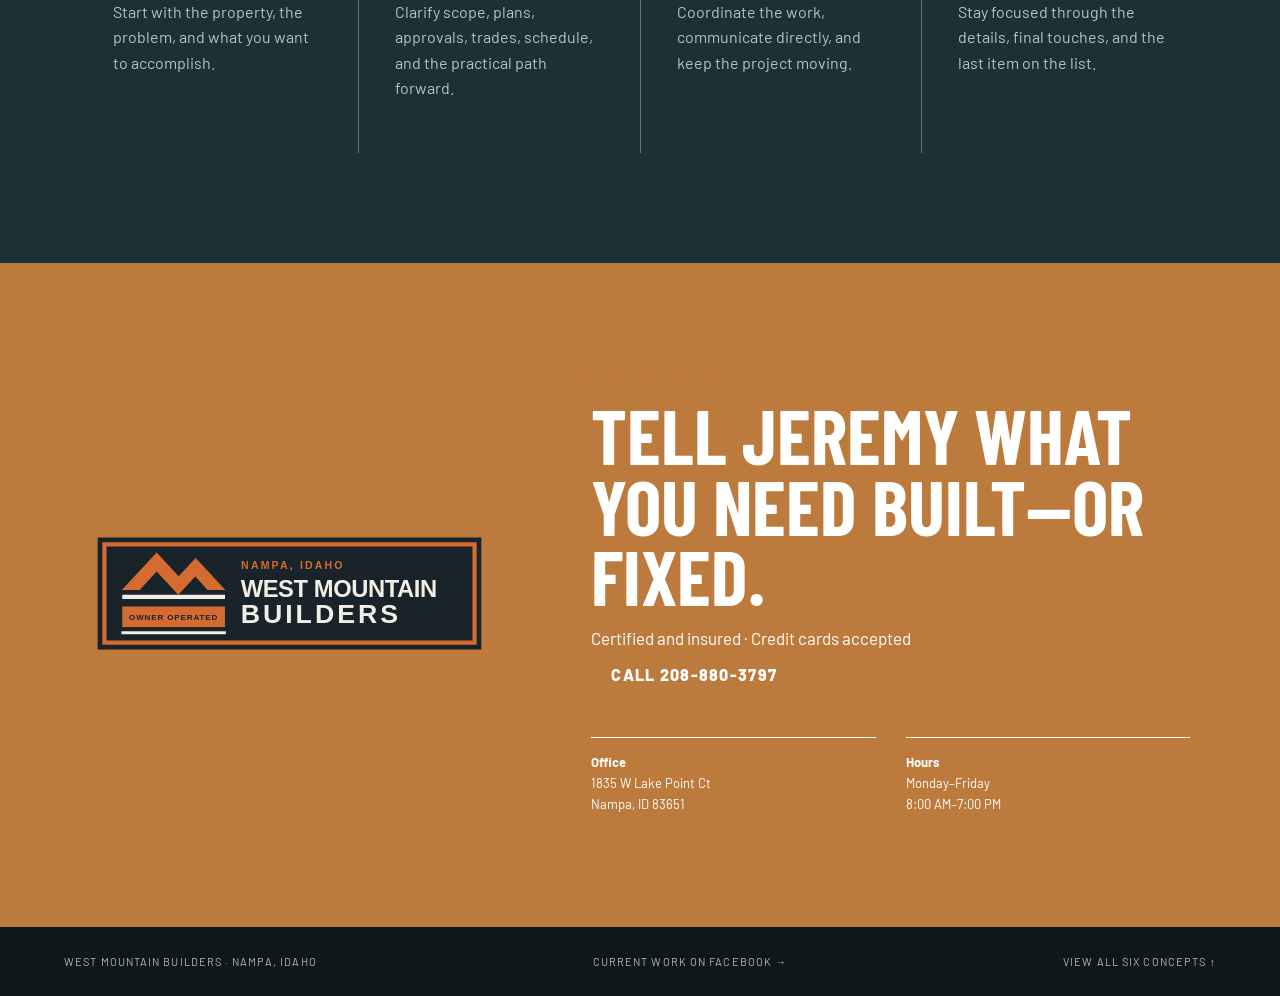
<file: concepts/04-field-notes.html>
<!doctype html><html><head><meta charset="utf-8"><meta name="viewport" content="width=device-width,initial-scale=1"><meta name="description" content="West Mountain Builders — owner-operated general contracting in Nampa, Idaho."><title>West Mountain Builders — Sawtooth Custom</title><link rel="stylesheet" href="fresh.css"></head><body class="sawtooth" data-concept="sawtooth"><script src="fresh.js"></script></body></html>
</file>
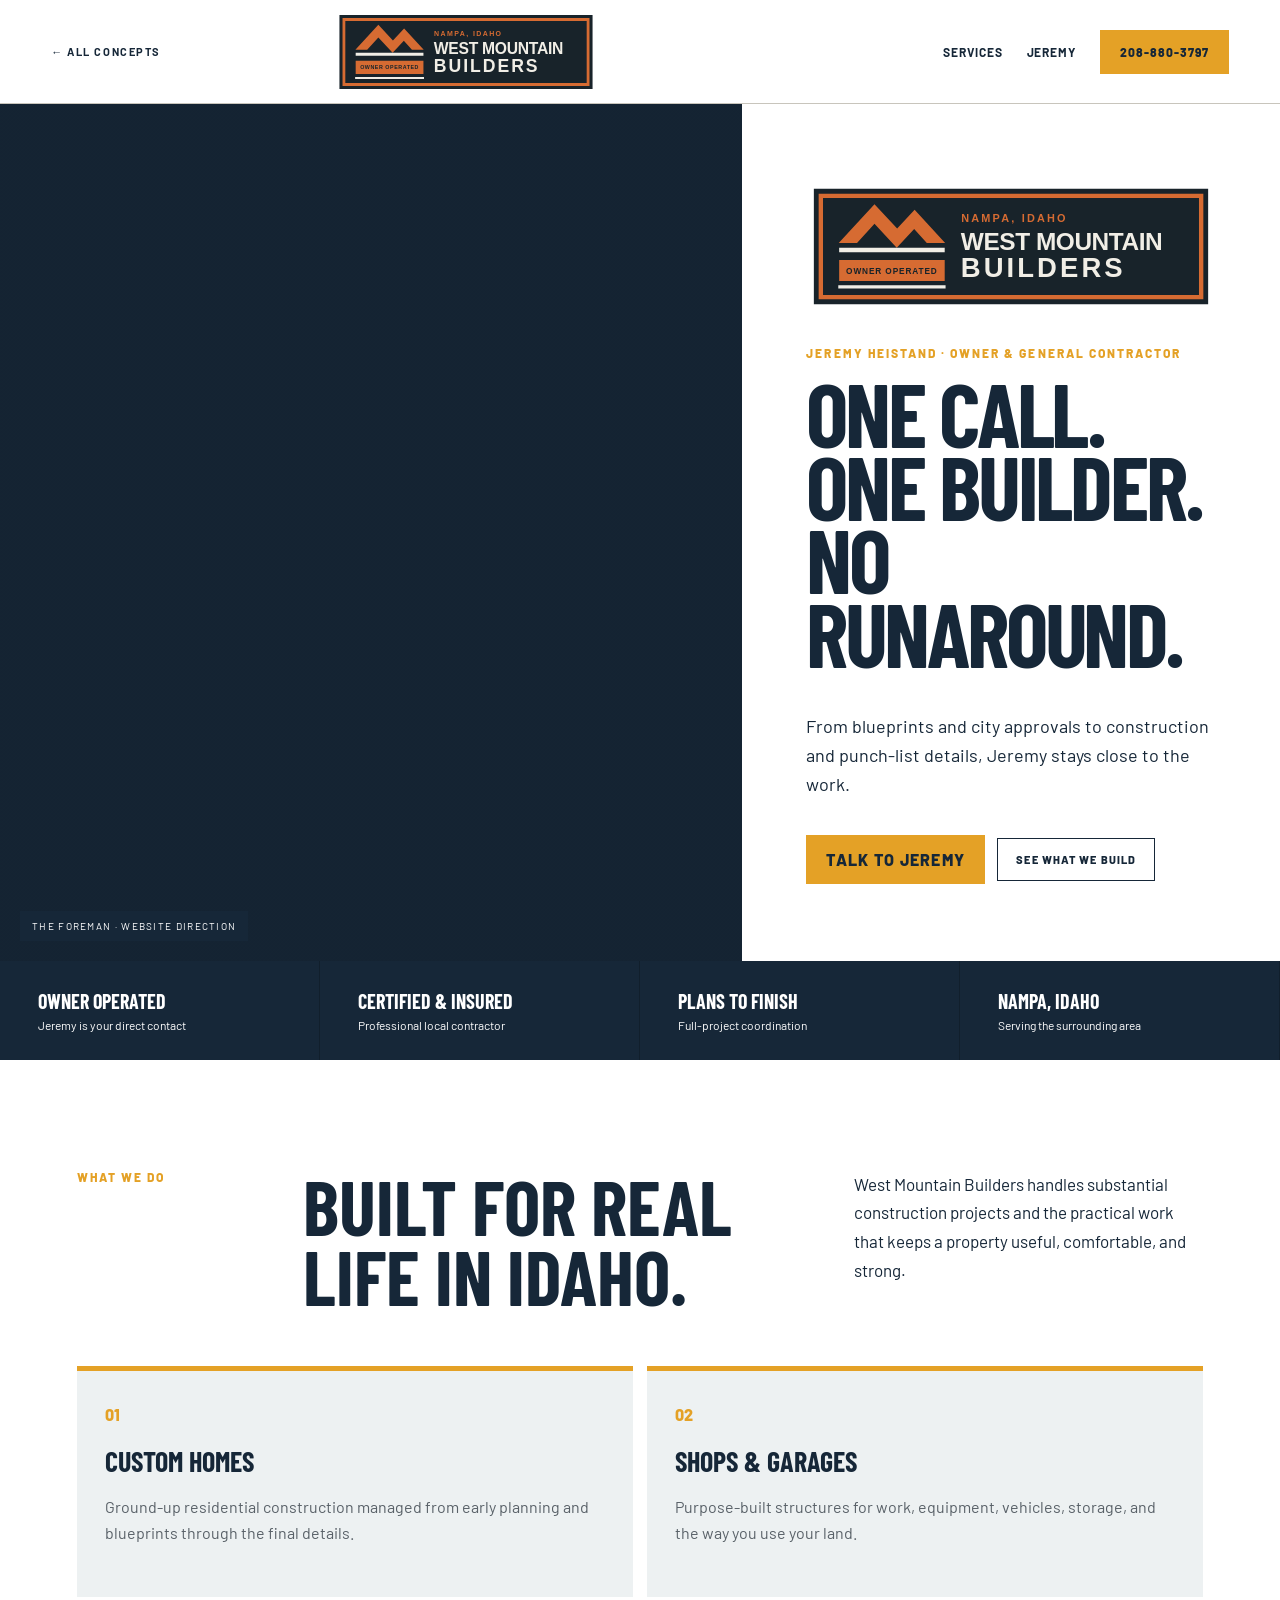
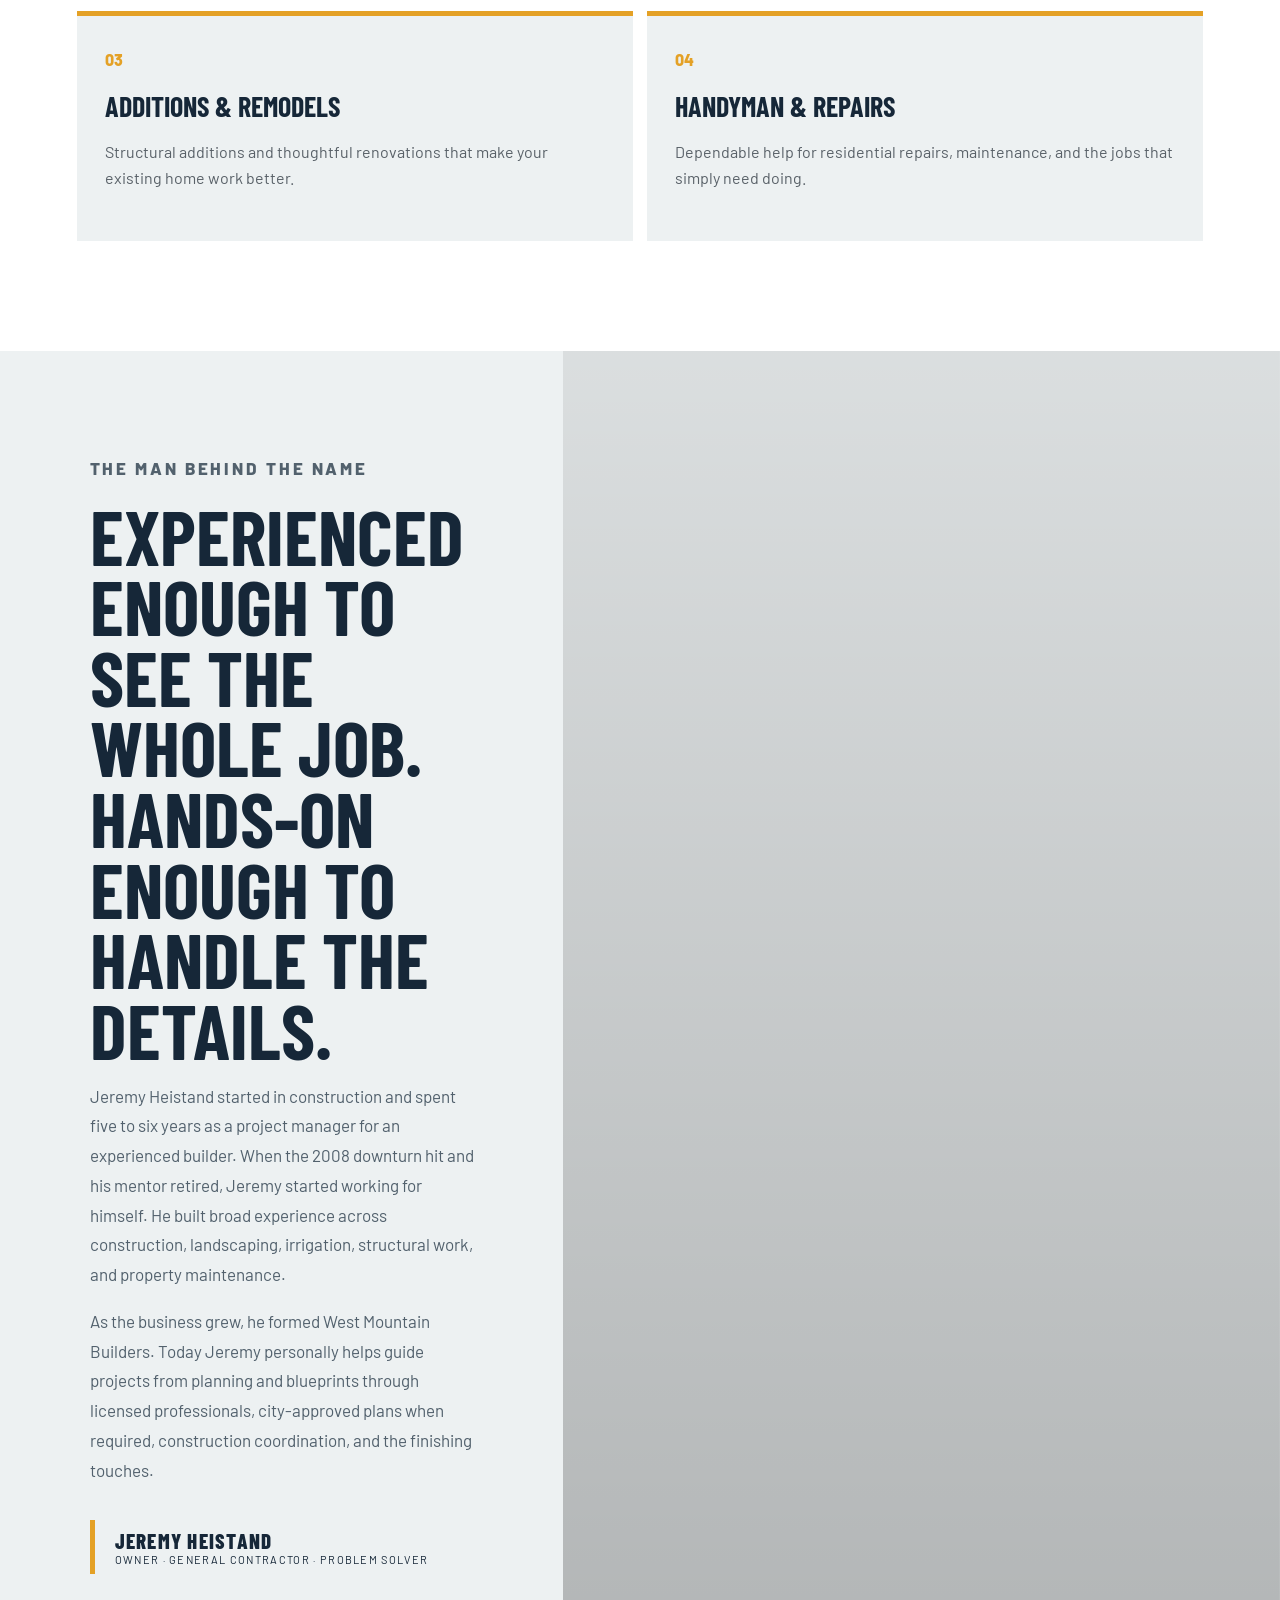
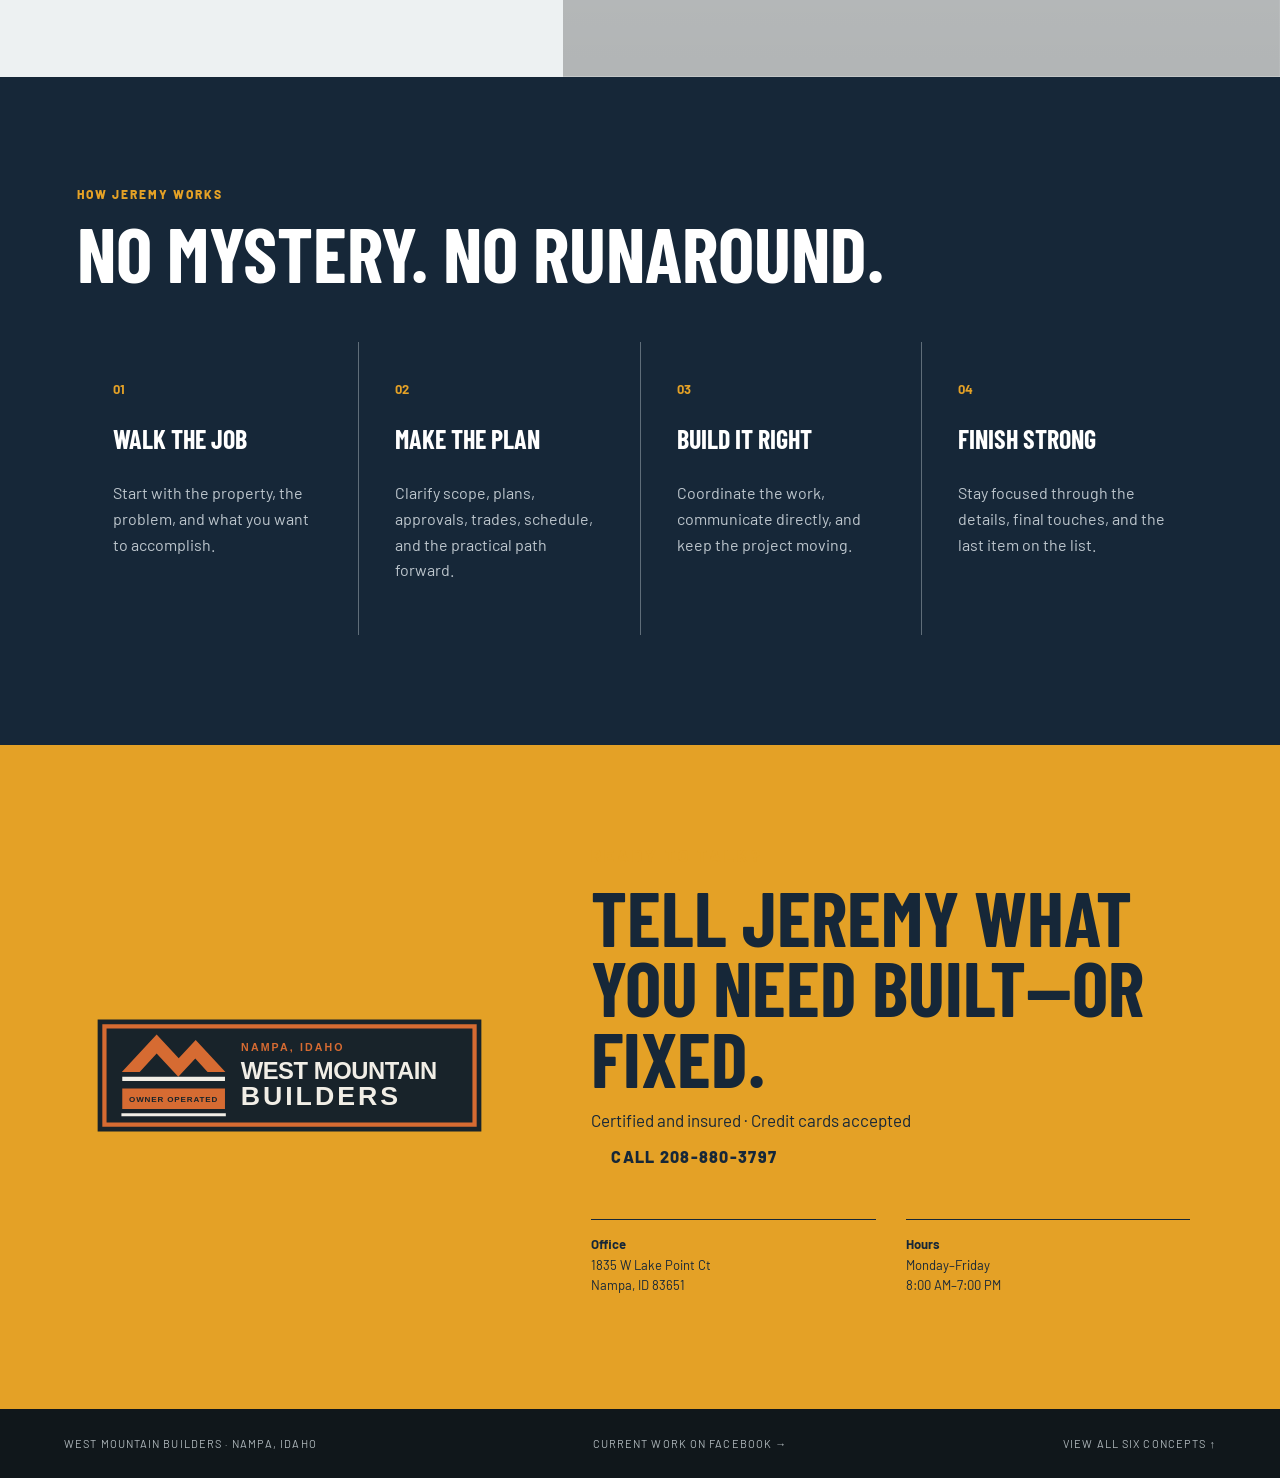
<file: concepts/05-high-country.html>
<!doctype html><html><head><meta charset="utf-8"><meta name="viewport" content="width=device-width,initial-scale=1"><meta name="description" content="West Mountain Builders — owner-operated general contracting in Nampa, Idaho."><title>West Mountain Builders — The Foreman</title><link rel="stylesheet" href="fresh.css"></head><body class="foreman" data-concept="foreman"><script src="fresh.js"></script></body></html>
</file>
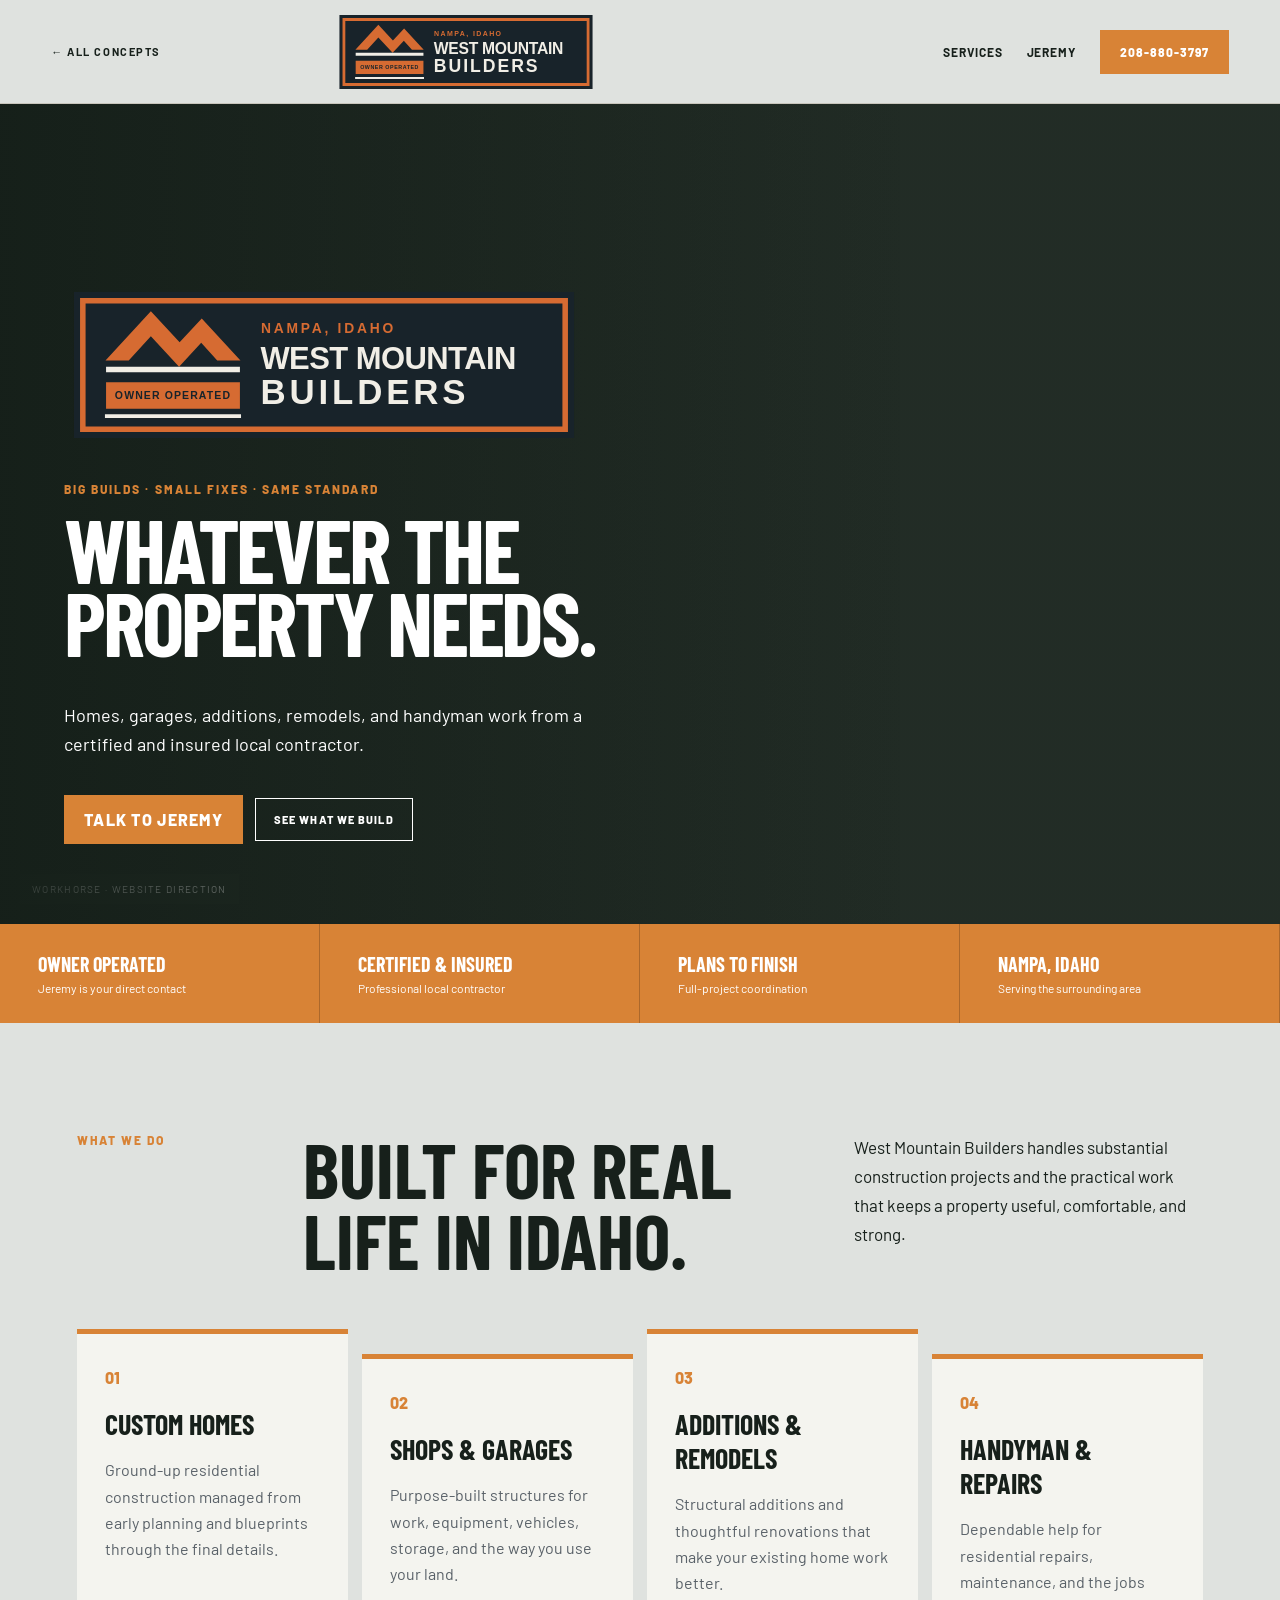
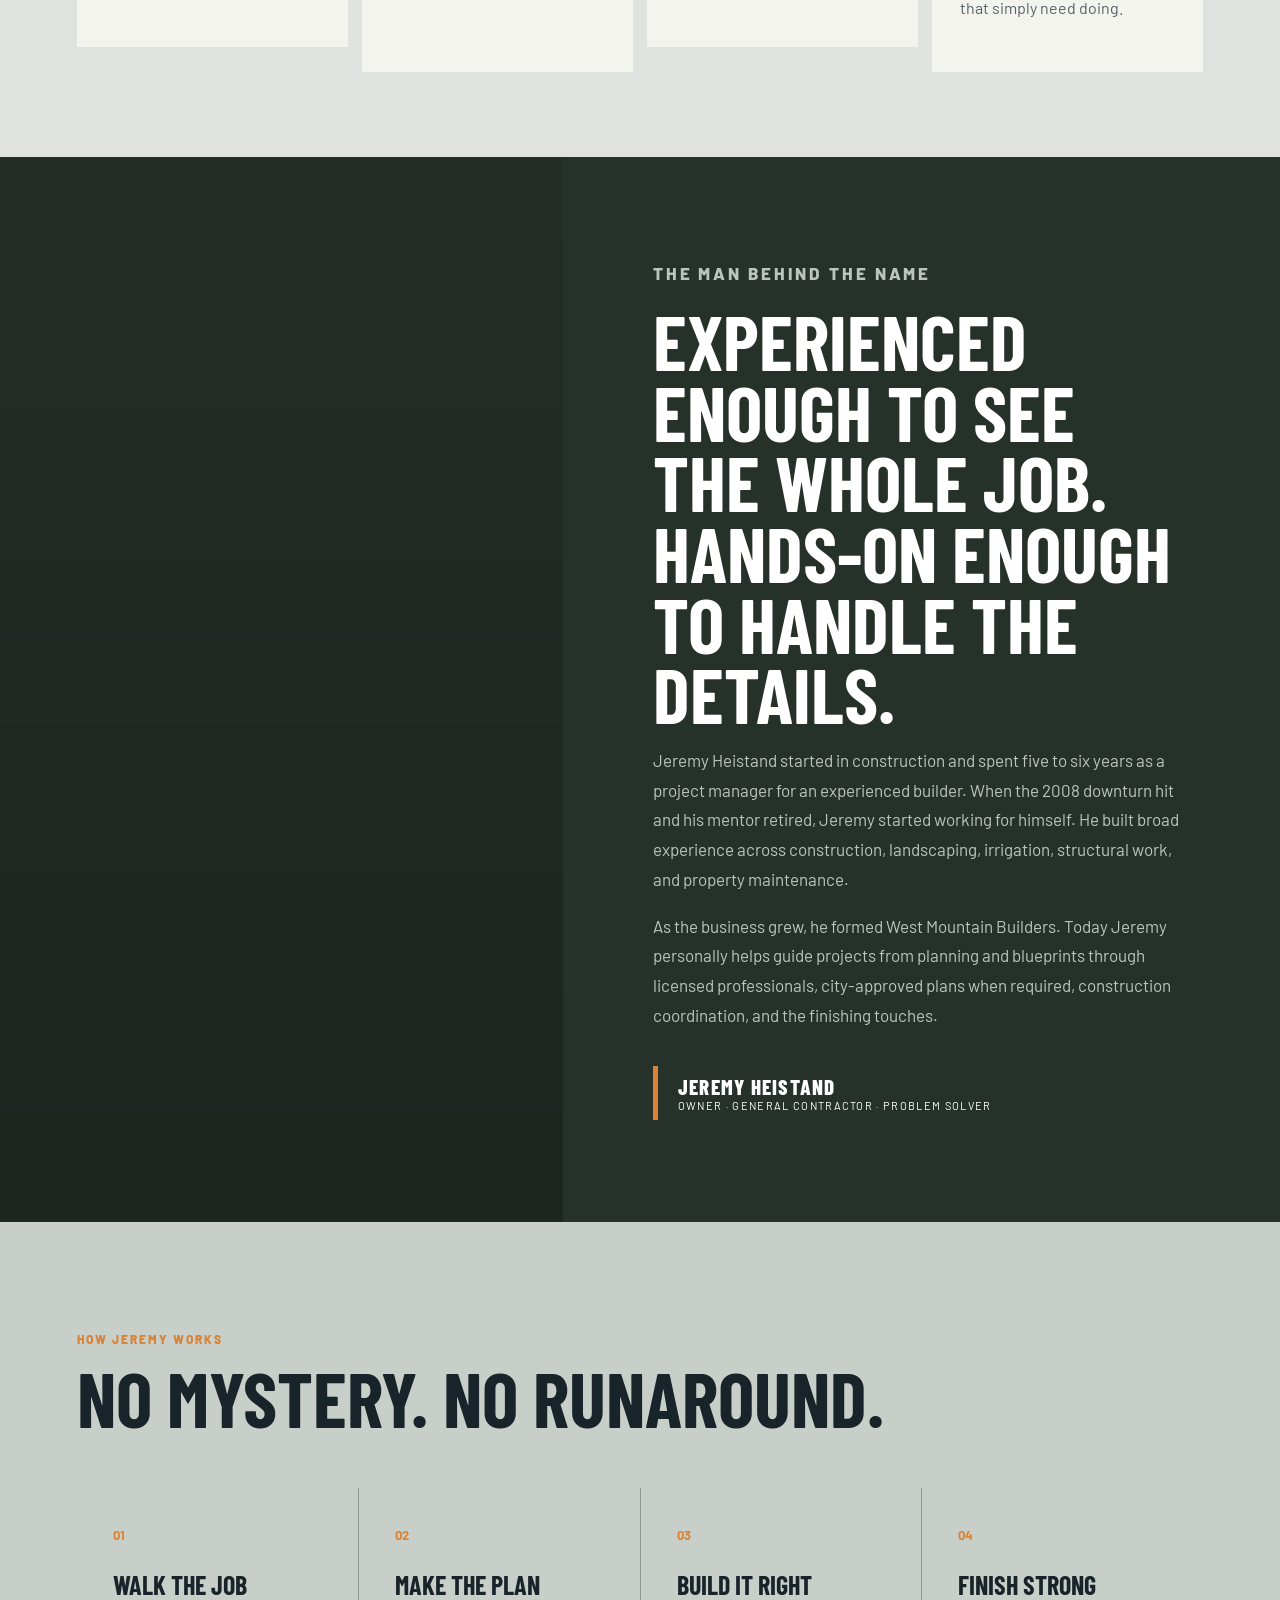
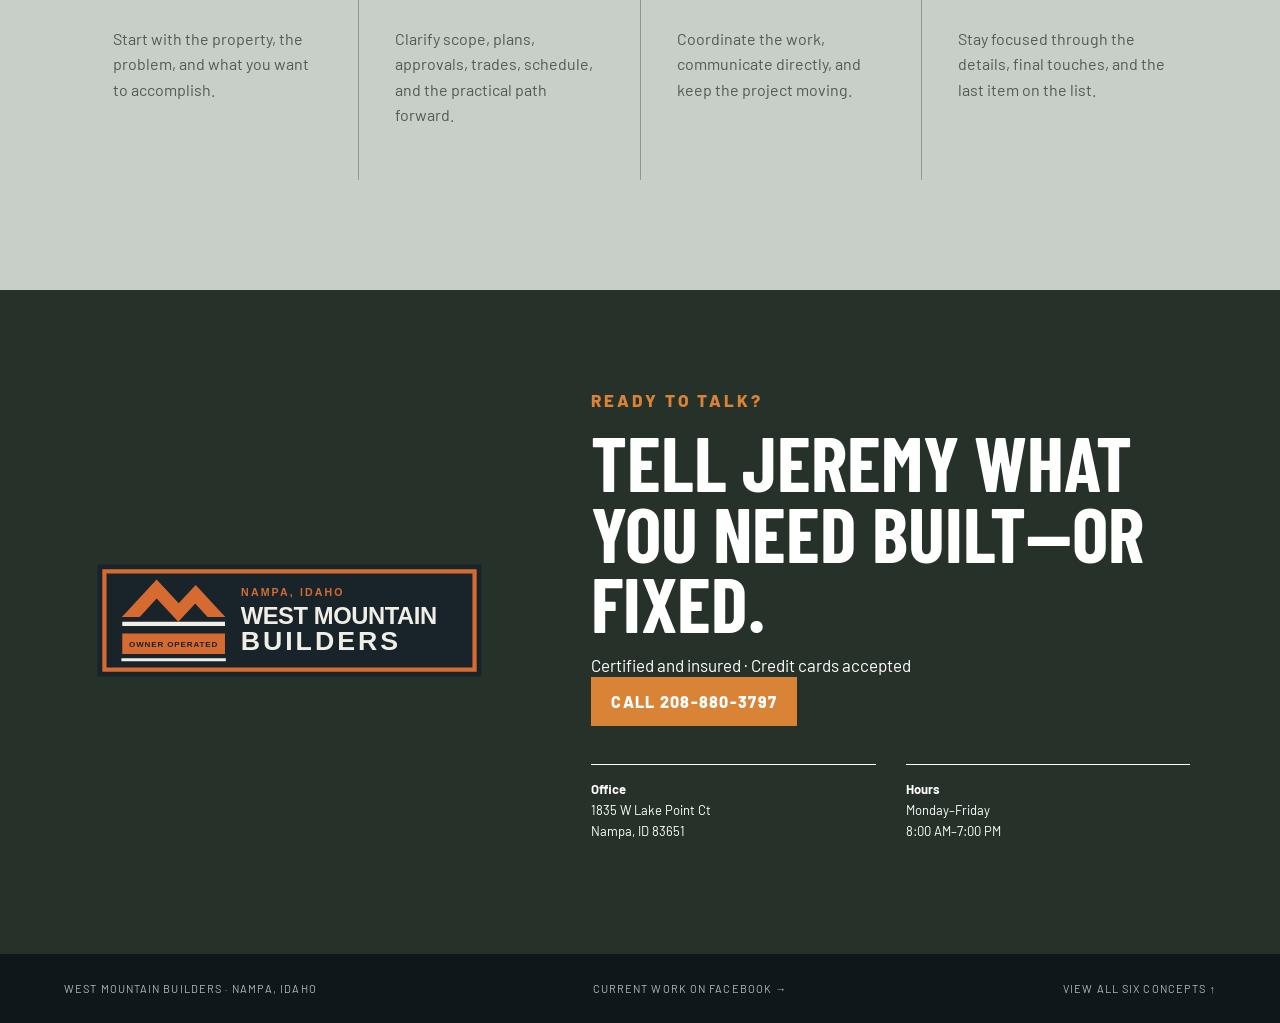
<file: concepts/06-clear-path.html>
<!doctype html><html><head><meta charset="utf-8"><meta name="viewport" content="width=device-width,initial-scale=1"><meta name="description" content="West Mountain Builders — owner-operated general contracting in Nampa, Idaho."><title>West Mountain Builders — Workhorse</title><link rel="stylesheet" href="fresh.css"></head><body class="workhorse" data-concept="workhorse"><script src="fresh.js"></script></body></html>
</file>
<file: fresh-selector.css>
@import url('https://fonts.googleapis.com/css2?family=Barlow+Condensed:wght@700;800;900&family=Barlow:wght@400;500;600;700&display=swap');*{box-sizing:border-box}body{margin:0;padding:45px;background:#172127;color:#f1eee6;font-family:Barlow,Arial,sans-serif}.intro{max-width:1280px;margin:auto;display:grid;grid-template-columns:390px 1fr;gap:7vw;align-items:center;padding:35px 0 80px}.intro img{width:100%}.eyebrow{color:#d66b32;font-weight:800;text-transform:uppercase;letter-spacing:.16em;font-size:12px}.intro h1{font:900 clamp(58px,9vw,130px)/.78 Barlow Condensed;margin:18px 0;text-transform:uppercase;letter-spacing:-.04em}.intro p:last-child{max-width:650px;font-size:18px;line-height:1.65;color:#bfc7ca}.grid{max-width:1280px;margin:auto;display:grid;grid-template-columns:repeat(2,1fr);gap:22px}.card,.card:link,.card:visited{min-height:490px;position:relative;display:flex;flex-direction:column;justify-content:flex-end;overflow:hidden;padding:32px;background-size:cover;background-position:center;color:#f1eee6;text-decoration:none}.card:hover{color:#fff}.card:before{content:'';position:absolute;inset:0;background:linear-gradient(180deg,rgba(0,0,0,.05),rgba(8,13,15,.9))}.card>*{position:relative}.card span{color:#d66b32;font-weight:800;letter-spacing:.15em}.card h2{color:#f1eee6;font:900 clamp(42px,5vw,68px)/.9 Barlow Condensed;text-transform:uppercase;margin:12px 0;text-decoration:none;text-shadow:0 3px 16px rgba(0,0,0,.55)}.card p{max-width:500px;line-height:1.55;color:#d3d8da;text-decoration:none}.c1{background-image:url('https://images.unsplash.com/photo-1541888946425-d81bb19240f5?auto=format&fit=crop&w=1400&q=85')}.c2{background-image:url('https://images.unsplash.com/photo-1510798831971-661eb04b3739?auto=format&fit=crop&w=1400&q=85')}.c3{background-image:url('https://images.unsplash.com/photo-1503387762-592deb58ef4e?auto=format&fit=crop&w=1400&q=85')}.c4{background-image:url('https://images.unsplash.com/photo-1600566753190-17f0baa2a6c3?auto=format&fit=crop&w=1400&q=85')}.c5{background-image:url('https://images.unsplash.com/photo-1600585154340-be6161a56a0c?auto=format&fit=crop&w=1400&q=85')}.c6{background-image:url('https://images.unsplash.com/photo-1565008447742-97f6f38c985c?auto=format&fit=crop&w=1400&q=85')}footer{max-width:1280px;margin:70px auto 0;padding:25px 0;border-top:1px solid #4f595e;color:#8f9a9f;font-size:11px;text-transform:uppercase;letter-spacing:.12em}@media(max-width:800px){body{padding:20px}.intro{grid-template-columns:1fr;padding:25px 0 55px}.intro img{width:300px;max-width:90%}.grid{grid-template-columns:1fr}.card{min-height:430px}}
</file>
<file: concepts/fresh.css>
@import url('https://fonts.googleapis.com/css2?family=Barlow+Condensed:wght@600;700;800;900&family=Barlow:wght@400;500;600;700&family=Roboto+Slab:wght@500;700&display=swap');*{box-sizing:border-box}html{scroll-behavior:smooth}body{margin:0;background:var(--paper);color:var(--ink);font-family:Barlow,Arial,sans-serif}a{color:inherit;text-decoration:none}.site-head{height:104px;padding:0 4vw;display:grid;grid-template-columns:160px 1fr 1fr;align-items:center;background:var(--paper);position:relative;z-index:20;border-bottom:1px solid var(--line)}.head-logo{width:300px;max-height:84px;display:block;margin:auto}.site-head .all{font:700 11px Barlow;letter-spacing:.14em;text-transform:uppercase}.site-head nav{display:flex;justify-content:flex-end;align-items:center;gap:24px;font:700 12px Barlow;letter-spacing:.08em;text-transform:uppercase}.call,.primary{background:var(--accent);color:var(--accentInk);padding:15px 20px;font-weight:800;text-transform:uppercase;letter-spacing:.08em}.hero{min-height:760px;position:relative;display:grid;grid-template-columns:55% 45%;background:var(--dark);color:#fff}.hero-photo{background-image:linear-gradient(var(--photoWash),var(--photoWash)),var(--hero);background-size:cover;background-position:center}.hero-copy{padding:6vw 5vw;display:flex;flex-direction:column;justify-content:center;position:relative}.hero-logo{width:min(520px,100%);margin-bottom:34px;filter:var(--logoFilter)}.kicker{margin:0 0 16px;font:800 12px Barlow;letter-spacing:.17em;text-transform:uppercase;color:var(--accent)}h1,h2,h3{font-family:Barlow Condensed,Impact,sans-serif;text-transform:uppercase}.hero h1{font-size:clamp(60px,7vw,112px);line-height:.82;letter-spacing:-.035em;margin:0 0 25px}.lead{font-size:18px;line-height:1.6;max-width:590px}.actions{display:flex;gap:12px;align-items:center;margin-top:18px}.secondary{padding:14px 18px;border:1px solid currentColor;text-transform:uppercase;font-size:11px;font-weight:800;letter-spacing:.1em}.concept-tag{position:absolute;left:20px;bottom:20px;padding:9px 12px;background:var(--dark);font-size:10px;text-transform:uppercase;letter-spacing:.13em}.proof{display:grid;grid-template-columns:repeat(4,1fr);background:var(--accent);color:var(--accentInk)}.proof div{padding:28px 3vw;border-right:1px solid rgba(0,0,0,.2)}.proof b,.proof span{display:block}.proof b{text-transform:uppercase;font-family:Barlow Condensed;font-size:20px}.proof span{font-size:12px;margin-top:5px}.services{padding:110px 6vw}.section-intro{display:grid;grid-template-columns:.35fr 1fr .7fr;gap:4vw;align-items:start;margin-bottom:55px}.section-intro h2,.story h2,.process h2,.contact h2{font-size:clamp(46px,6vw,82px);line-height:.92;margin:0}.section-intro>p:last-child{font-size:17px;line-height:1.7;margin:0}.service-grid{display:grid;grid-template-columns:repeat(4,1fr);gap:14px}.service-grid article{padding:34px 28px;background:var(--card);border-top:5px solid var(--accent)}.service-grid i{font-style:normal;color:var(--accent);font-weight:800}.service-grid h3{font-size:28px;margin:20px 0 10px}.service-grid p{line-height:1.65;color:var(--muted)}.story{display:grid;grid-template-columns:44% 56%;background:var(--storyBg);color:var(--storyInk)}.story-photo{min-height:760px;background:linear-gradient(rgba(0,0,0,.08),rgba(0,0,0,.25)),url('https://images.unsplash.com/photo-1504307651254-35680f356dfd?auto=format&fit=crop&w=1600&q=88') center/cover}.story-copy{padding:8vw 7vw}.story-copy>p{font-size:17px;line-height:1.75;color:var(--storyMuted)}.signature{border-left:5px solid var(--accent);padding:8px 0 8px 20px;margin-top:35px}.signature b,.signature span{display:block}.signature b{font:800 21px Barlow Condensed;letter-spacing:.06em}.signature span{font-size:11px;text-transform:uppercase;letter-spacing:.12em}.process{padding:110px 6vw;background:var(--processBg);color:var(--processInk)}.process-grid{display:grid;grid-template-columns:repeat(4,1fr);gap:1px;margin-top:55px;background:var(--processLine)}.process-grid div{padding:36px;background:var(--processBg)}.process-grid b{font-size:13px;color:var(--accent)}.process-grid h3{font-size:26px}.process-grid p{line-height:1.6;color:var(--processMuted)}.contact{padding:100px 7vw;display:grid;grid-template-columns:.8fr 1.2fr;gap:8vw;align-items:center;background:var(--contactBg);color:var(--contactInk)}.contact img{width:min(520px,100%)}.contact>div>p{font-size:17px}.details{display:grid;grid-template-columns:repeat(2,1fr);gap:30px;margin-top:40px}.details p{border-top:1px solid currentColor;padding-top:14px;font-size:13px;line-height:1.6}footer{padding:28px 5vw;display:flex;justify-content:space-between;gap:20px;background:#10171b;color:#aeb7bb;font-size:11px;text-transform:uppercase;letter-spacing:.1em}
body{--paper:#f0eee7;--ink:#18232a;--dark:#18232a;--accent:#d66b32;--accentInk:#fff;--line:#c8c5bc;--card:#fff;--muted:#596168;--storyBg:#263239;--storyInk:#fff;--storyMuted:#c8d0d4;--processBg:#e4e0d6;--processInk:#18232a;--processLine:#b8b4aa;--processMuted:#596168;--contactBg:#d66b32;--contactInk:#fff;--hero:url('https://images.unsplash.com/photo-1541888946425-d81bb19240f5?auto=format&fit=crop&w=1800&q=88');--photoWash:rgba(10,15,18,.14);--logoFilter:none}
.timber{--paper:#ede5d5;--ink:#28251f;--dark:#3b3328;--accent:#b2542d;--card:#f8f2e7;--storyBg:#4a3b2b;--storyMuted:#ddd1bf;--processBg:#d8cbb5;--processLine:#a7967b;--contactBg:#24352b;--hero:url('https://images.unsplash.com/photo-1510798831971-661eb04b3739?auto=format&fit=crop&w=1800&q=88')}.timber h1,.timber h2,.timber h3{font-family:Roboto Slab,serif;text-transform:none}.timber .hero{grid-template-columns:45% 55%}.timber .hero-photo{order:2}.timber .hero-copy{order:1}.timber .concept-tag{left:auto;right:20px}
.iron{--paper:#e8e9e7;--ink:#111;--dark:#111;--accent:#f26a21;--card:#d8dad7;--storyBg:#151515;--storyMuted:#aaa;--processBg:#f26a21;--processInk:#111;--processLine:#111;--processMuted:#33200f;--contactBg:#111;--hero:url('https://images.unsplash.com/photo-1503387762-592deb58ef4e?auto=format&fit=crop&w=1800&q=88')}.iron .hero{grid-template-columns:1fr}.iron .hero-photo{position:absolute;inset:0;opacity:.34}.iron .hero-copy{z-index:1;padding-left:10vw;max-width:1050px}.iron .hero h1{font-size:clamp(80px,13vw,190px)}.iron .hero-logo{width:430px}.iron .service-grid article{border:1px solid #999;border-top:8px solid var(--accent)}
.sawtooth{--paper:#f5f2ea;--ink:#1d2d32;--dark:#1c3036;--accent:#bd7a3d;--card:#ebe4d7;--storyBg:#d9d0c0;--storyInk:#1d2d32;--storyMuted:#4e5b5e;--processBg:#1c3036;--processInk:#fff;--processLine:#65767a;--processMuted:#b8c3c5;--contactBg:#bd7a3d;--hero:url('https://images.unsplash.com/photo-1600566753190-17f0baa2a6c3?auto=format&fit=crop&w=1800&q=88')}.sawtooth .hero{margin:26px 3vw 0;min-height:720px;grid-template-columns:48% 52%}.sawtooth .hero-photo{order:2}.sawtooth .hero-copy{order:1}.sawtooth .concept-tag{left:auto;right:20px}
.foreman{--paper:#fff;--ink:#162738;--dark:#162738;--accent:#e4a126;--accentInk:#162738;--card:#edf1f2;--storyBg:#edf1f2;--storyInk:#162738;--storyMuted:#52616d;--processBg:#162738;--processInk:#fff;--processLine:#5f6d79;--processMuted:#bdc6cd;--contactBg:#e4a126;--contactInk:#162738;--hero:url('https://images.unsplash.com/photo-1600585154340-be6161a56a0c?auto=format&fit=crop&w=1800&q=88')}.foreman .hero{grid-template-columns:58% 42%}.foreman .hero-copy{background:#fff;color:#162738}.foreman .hero-logo{filter:none}.foreman .proof{background:#162738;color:#fff}.foreman .story-photo{order:2}.foreman .story-copy{order:1}.foreman .service-grid{grid-template-columns:repeat(2,1fr)}
.workhorse{--paper:#dfe2df;--ink:#17201b;--dark:#263129;--accent:#d88336;--card:#f4f4ef;--storyBg:#263129;--storyMuted:#bcc5bd;--processBg:#c8cec8;--processLine:#8e988f;--processMuted:#4e5c51;--contactBg:#263129;--hero:url('https://images.unsplash.com/photo-1565008447742-97f6f38c985c?auto=format&fit=crop&w=1800&q=88')}.workhorse .hero{grid-template-columns:1fr;min-height:820px}.workhorse .hero-photo{position:absolute;inset:0}.workhorse .hero-copy{z-index:1;justify-content:flex-end;padding-bottom:80px;background:linear-gradient(90deg,rgba(20,30,24,.88),rgba(20,30,24,.08));max-width:900px}.workhorse .service-grid article:nth-child(even){transform:translateY(25px)}
@media(max-width:900px){.site-head{grid-template-columns:1fr auto}.site-head .all{display:none}.site-head nav a:not(.call){display:none}.head-logo{margin:0;width:260px}.hero,.timber .hero,.sawtooth .hero,.foreman .hero{grid-template-columns:1fr;margin:0}.hero-photo,.timber .hero-photo,.sawtooth .hero-photo{order:1;min-height:430px}.hero-copy,.timber .hero-copy,.sawtooth .hero-copy{order:2}.proof,.service-grid{grid-template-columns:repeat(2,1fr)}.section-intro,.story,.contact{grid-template-columns:1fr}.story-photo{min-height:500px}.process-grid{grid-template-columns:repeat(2,1fr)}}
@media(max-width:600px){.site-head{height:86px;padding:0 18px}.head-logo{width:210px}.call{padding:12px;font-size:10px}.hero-copy{padding:55px 22px}.hero-logo{margin-bottom:26px}.hero h1{font-size:58px}.actions{flex-wrap:wrap}.proof,.service-grid,.process-grid,.foreman .service-grid{grid-template-columns:1fr}.proof div{border-bottom:1px solid rgba(0,0,0,.2)}.services,.process,.contact{padding:75px 22px}.section-intro{gap:18px}.story-copy{padding:70px 22px}.story-photo{min-height:380px}.workhorse .service-grid article:nth-child(even){transform:none}.details{grid-template-columns:1fr}footer{flex-direction:column}}
.story-photo{background-image:linear-gradient(rgba(0,0,0,.08),rgba(0,0,0,.25)),var(--story);background-position:center;background-size:cover}
body{--story:url('https://images.unsplash.com/photo-1504307651254-35680f356dfd?auto=format&fit=crop&w=1600&q=88')}
.timber{--story:url('https://images.unsplash.com/photo-1505798577917-a65157d3320a?auto=format&fit=crop&w=1600&q=88')}
.iron{--story:url('https://images.unsplash.com/photo-1531835551805-16d864c8d311?auto=format&fit=crop&w=1600&q=88')}
.sawtooth{--story:url('https://images.unsplash.com/photo-1600607687939-ce8a6c25118c?auto=format&fit=crop&w=1600&q=88')}
.foreman{--story:url('https://images.unsplash.com/photo-1562259949-e8e7689d7828?auto=format&fit=crop&w=1600&q=88')}
.workhorse{--story:url('https://images.unsplash.com/photo-1586864387967-d02ef85d93e8?auto=format&fit=crop&w=1600&q=88')}
</file>
